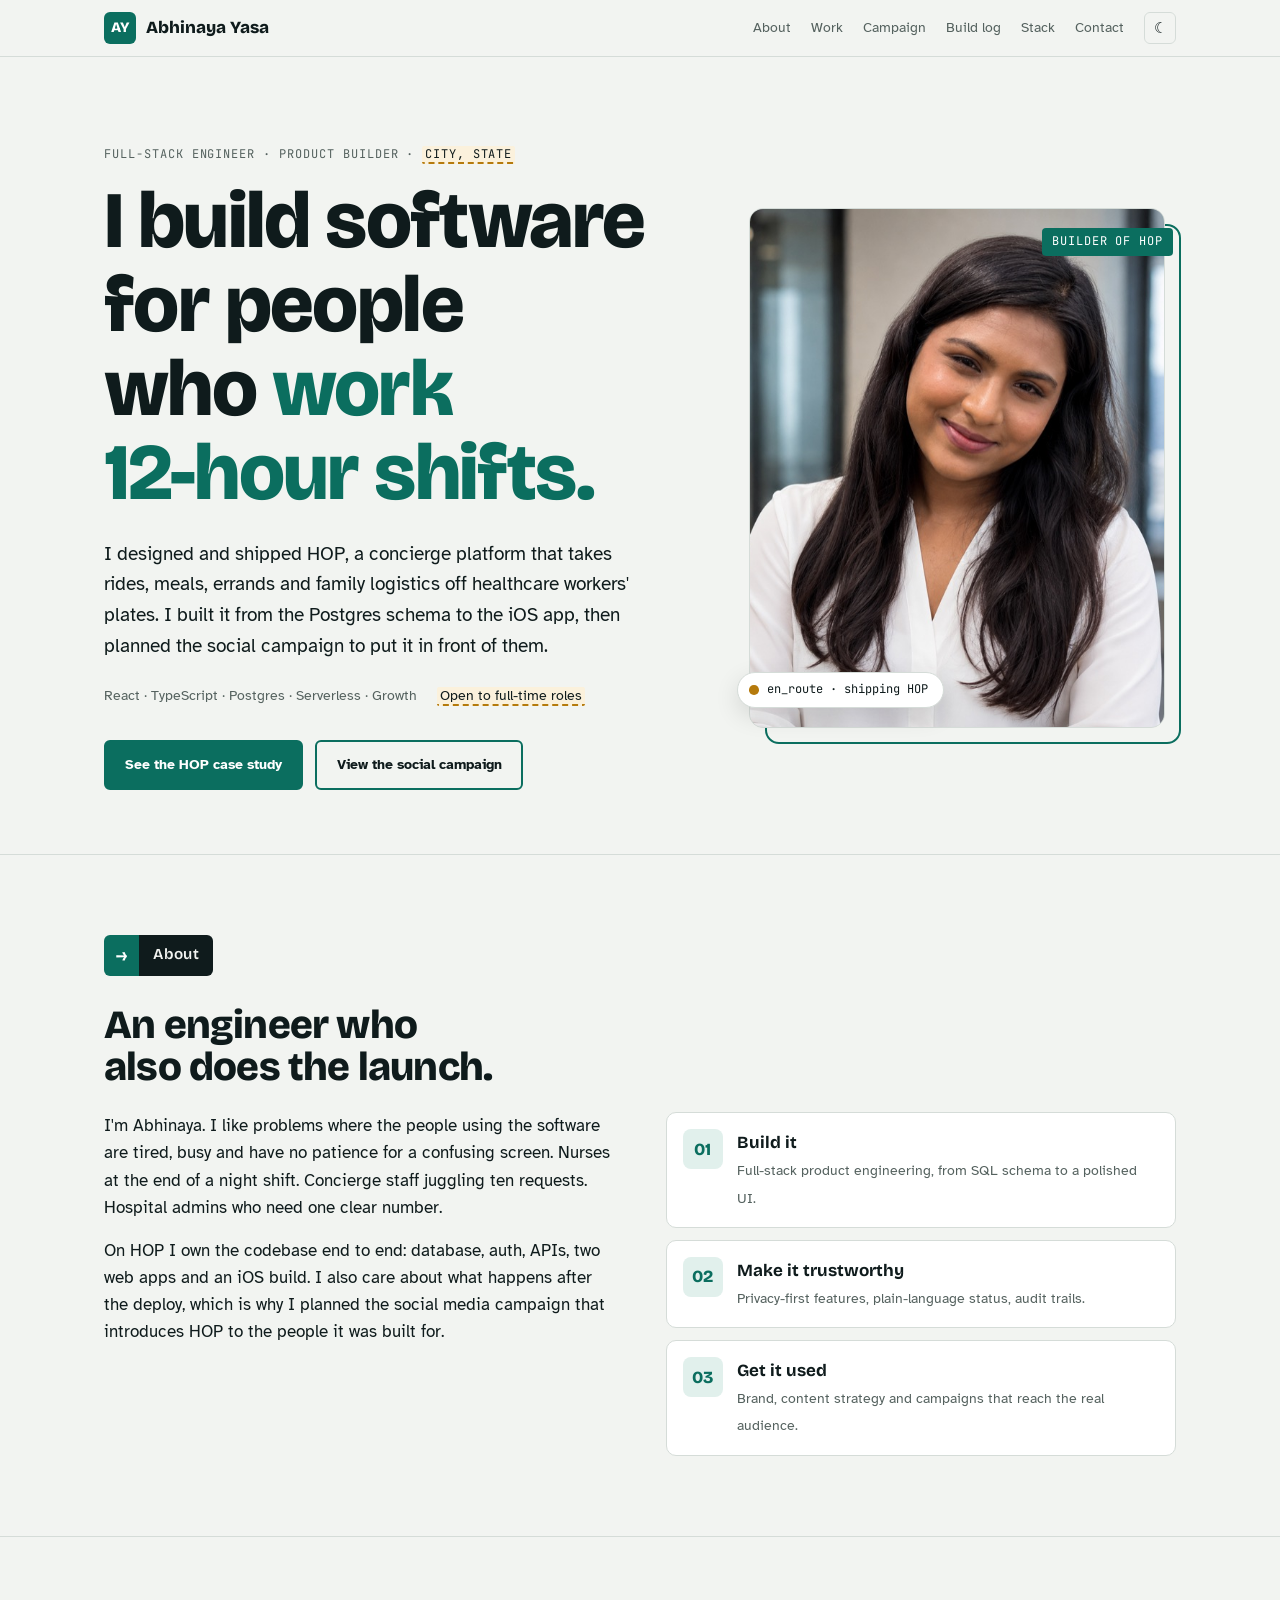
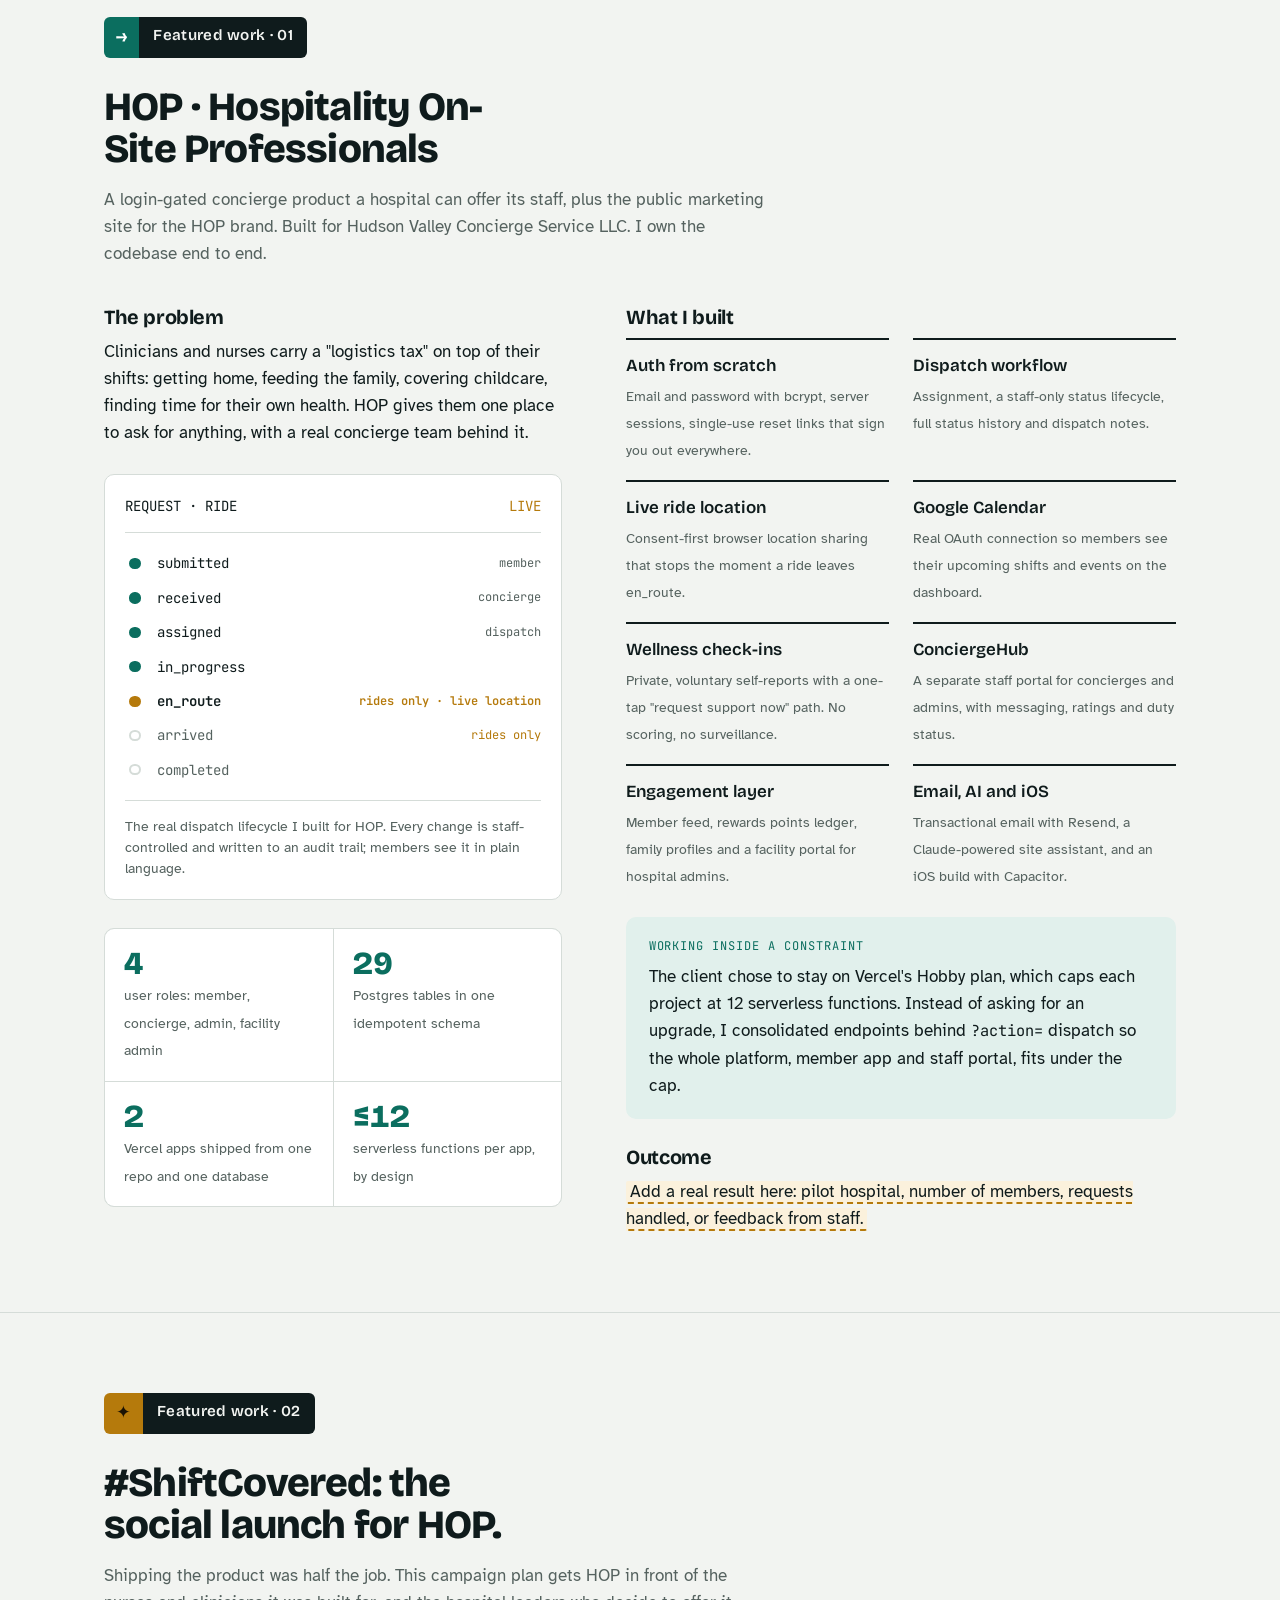
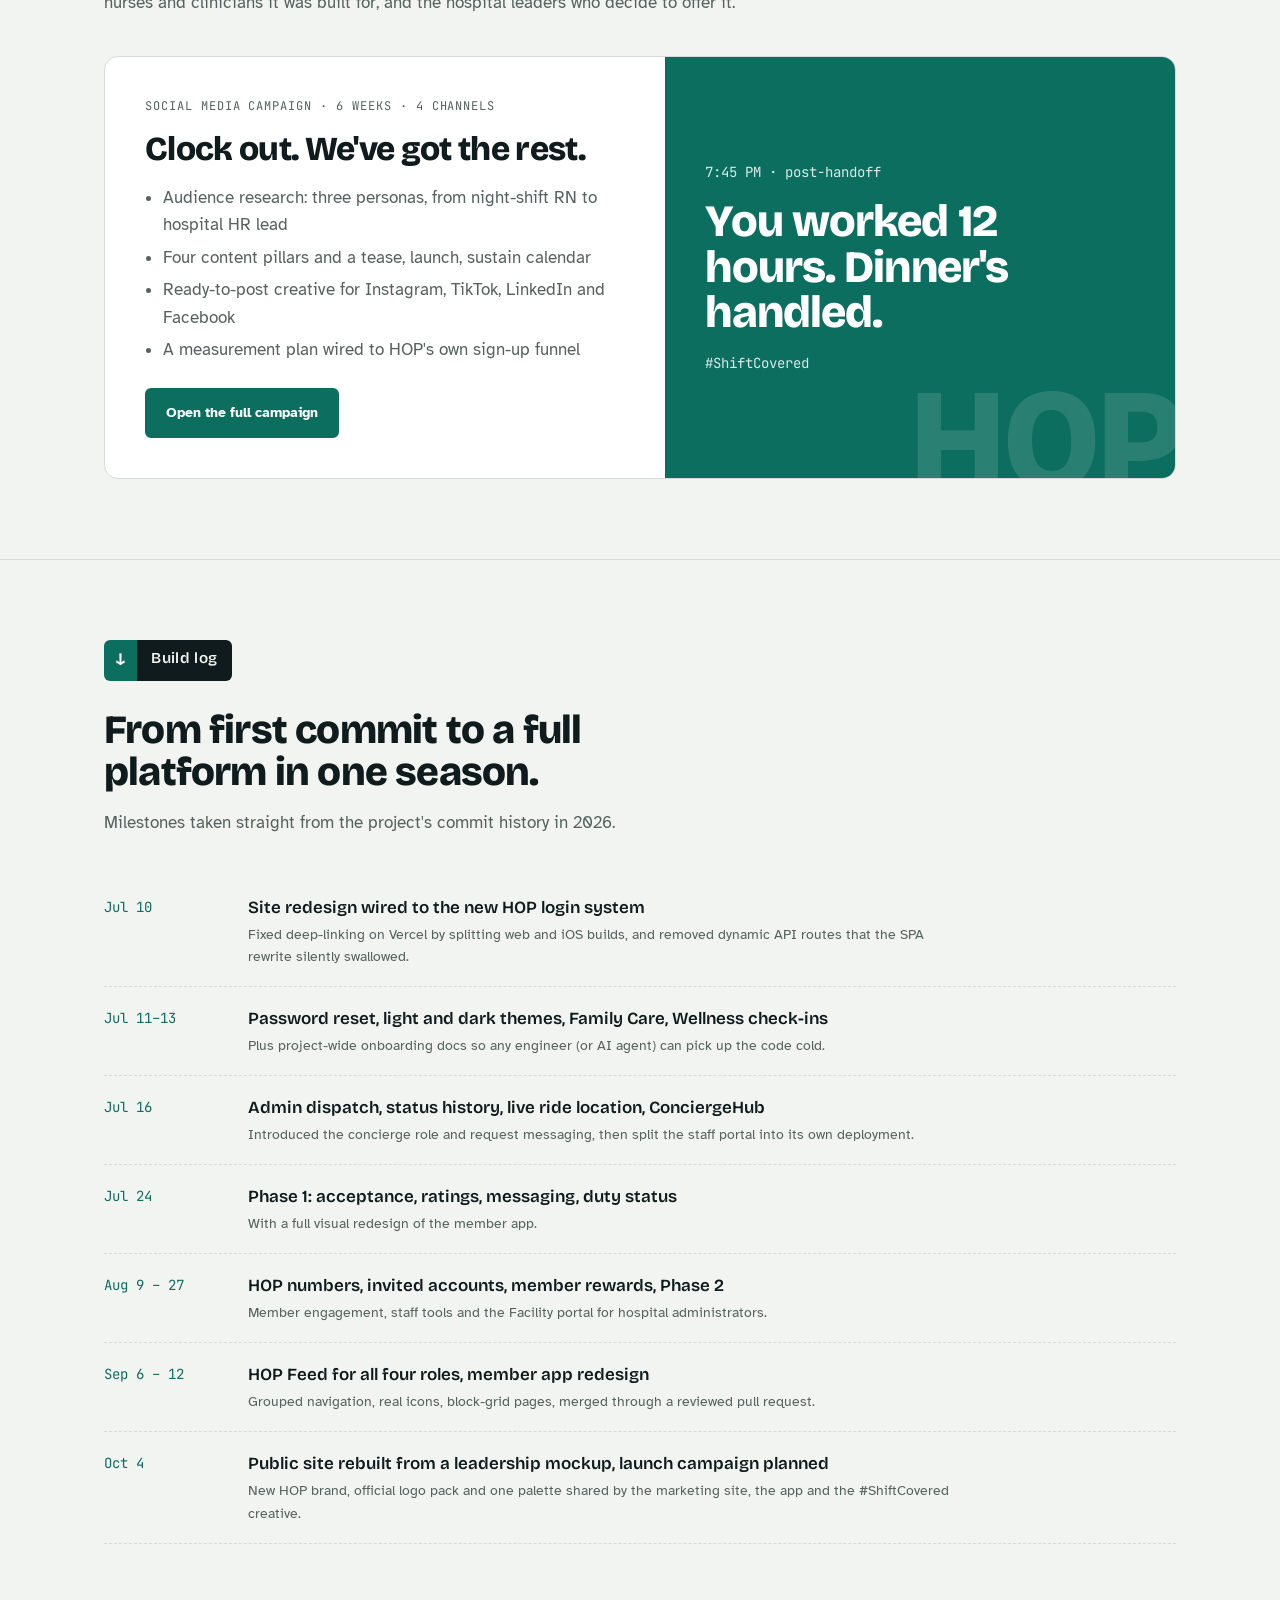
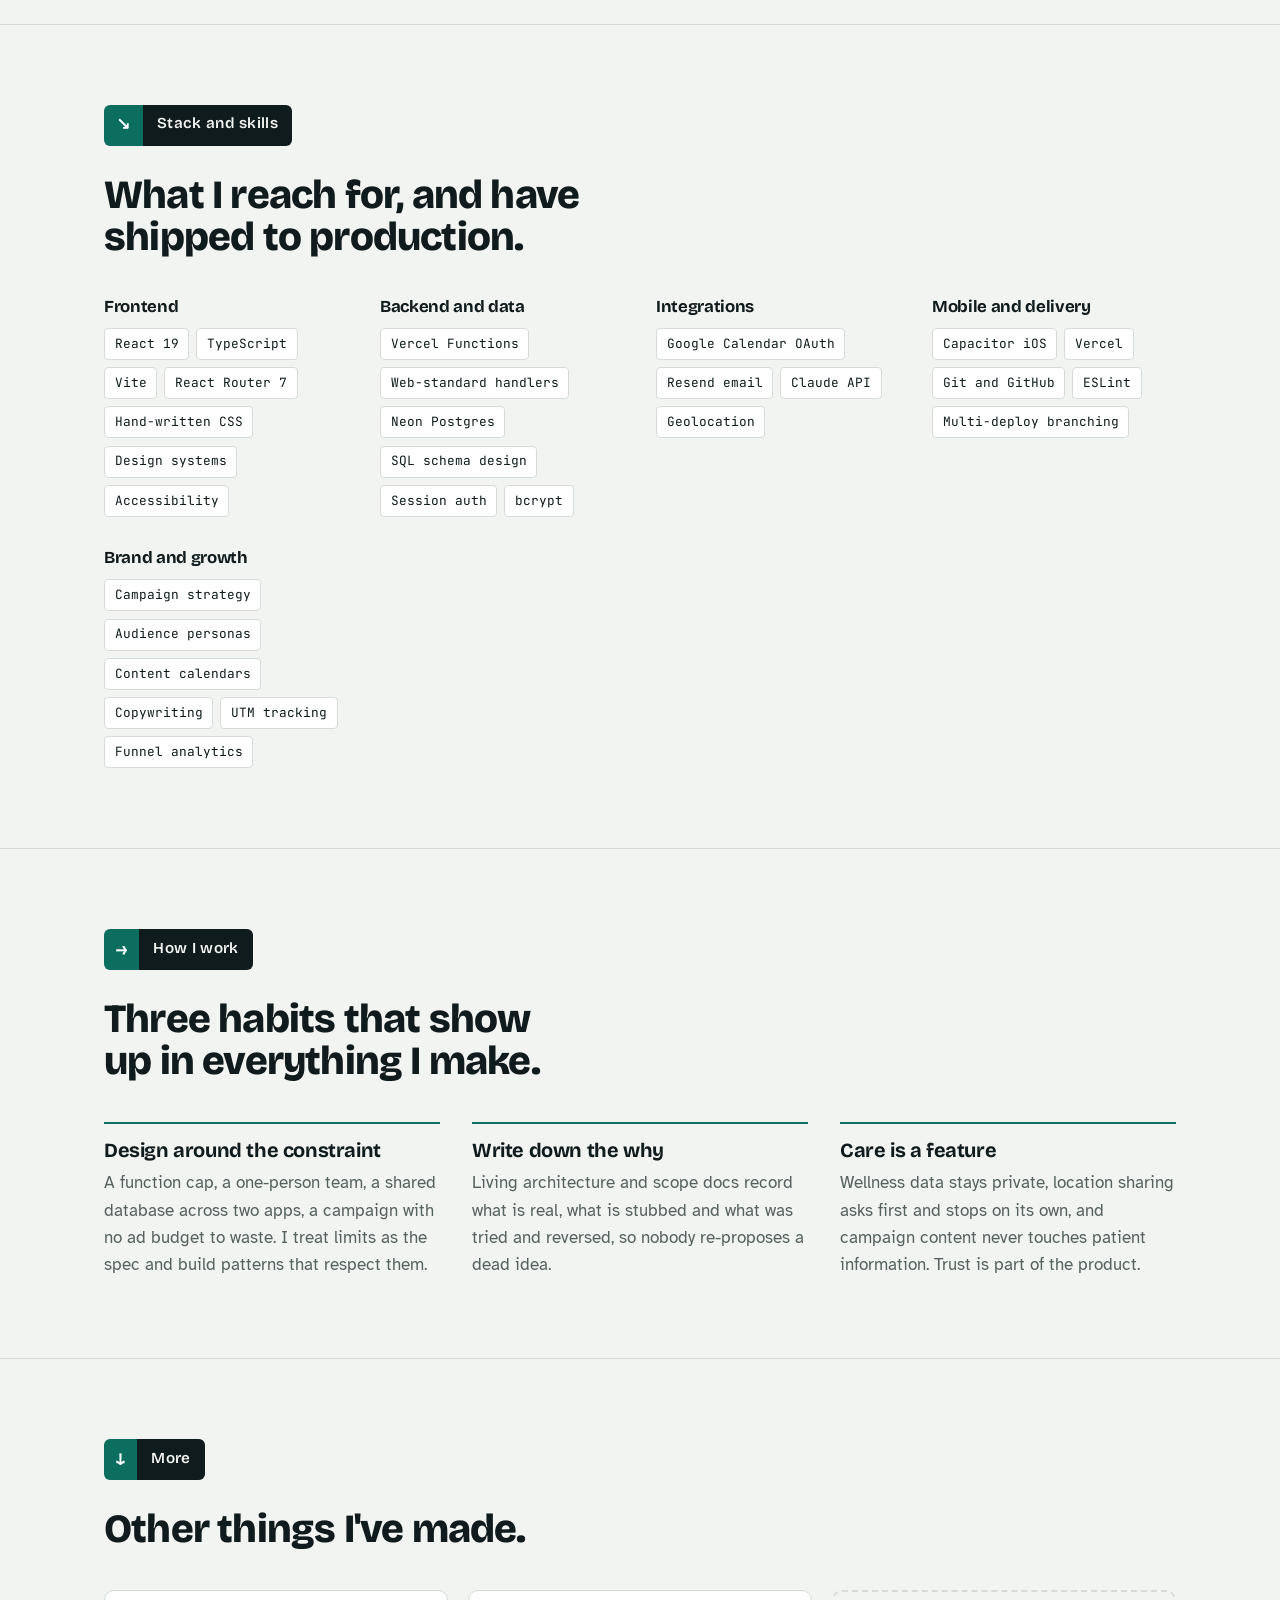
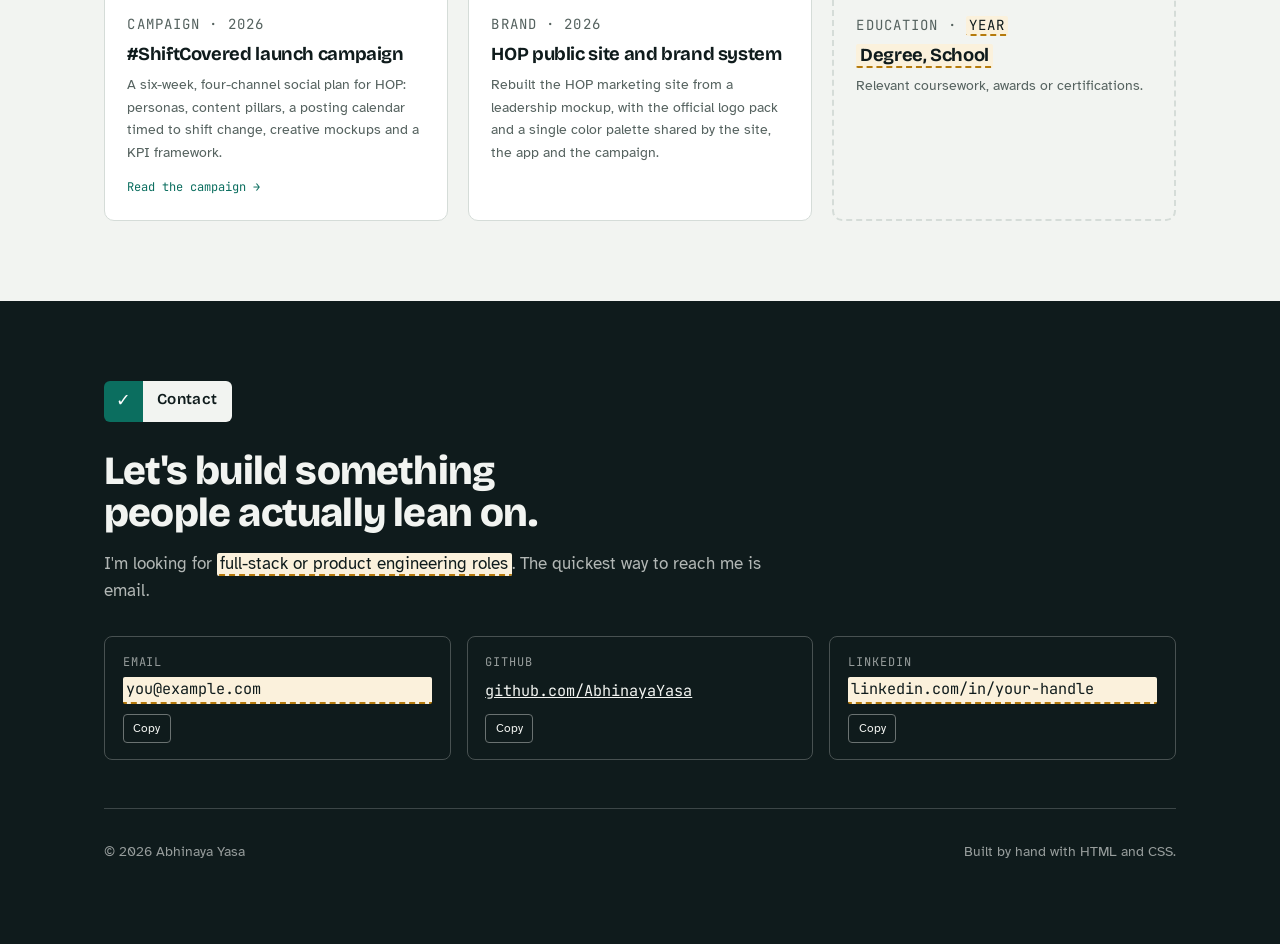
<file: index.html>
<!doctype html>
<html lang="en">
<head>
<meta charset="utf-8">
<meta name="viewport" content="width=device-width, initial-scale=1, viewport-fit=cover">
<title>Abhinaya Yasa · Full-stack Engineer</title>
<meta name="description" content="Abhinaya Yasa, full-stack engineer. Builder of HOP, a concierge platform for healthcare staff, and its #ShiftCovered social launch campaign.">
<meta property="og:title" content="Abhinaya Yasa · Full-stack Engineer">
<meta property="og:description" content="I build software for people who work 12-hour shifts.">
<meta property="og:image" content="assets/abhinaya.jpg">
<meta name="theme-color" content="#0B6E5F">
<link rel="icon" href="data:image/svg+xml,%3Csvg xmlns='http://www.w3.org/2000/svg' viewBox='0 0 32 32'%3E%3Crect width='32' height='32' rx='7' fill='%230B6E5F'/%3E%3Ctext x='16' y='21.5' font-family='Arial,sans-serif' font-weight='800' font-size='14' text-anchor='middle' fill='white'%3EAY%3C/text%3E%3C/svg%3E">
<link rel="preconnect" href="https://fonts.googleapis.com">
<link rel="preconnect" href="https://fonts.gstatic.com" crossorigin>
<link rel="stylesheet" href="https://fonts.googleapis.com/css2?family=Bricolage+Grotesque:opsz,wght@12..96,400;12..96,600;12..96,800&family=Atkinson+Hyperlegible:ital,wght@0,400;0,700;1,400&family=JetBrains+Mono:wght@400;600&display=swap">
<link rel="stylesheet" href="assets/style.css">
</head>
<body>
<a class="skip" href="#top">Skip to content</a>

<header class="top">
  <div class="wrap">
    <a class="mark" href="#top"><i>AY</i> Abhinaya Yasa</a>
    <nav aria-label="Sections">
      <a href="#about">About</a>
      <a href="#work">Work</a>
      <a href="#campaign">Campaign</a>
      <a href="#log">Build log</a>
      <a href="#stack">Stack</a>
      <a class="keep" href="#contact">Contact</a>
      <button class="theme-btn" type="button" aria-label="Toggle theme">☾</button>
    </nav>
  </div>
</header>

<main id="top">
  <div class="wrap hero">
    <div>
      <p class="label">Full-stack engineer · Product builder · <span class="ph">City, State</span></p>
      <h1>I build software for people who <span>work <span style="white-space:nowrap">12-hour</span> shifts.</span></h1>
      <p class="lede">I designed and shipped HOP, a concierge platform that takes rides, meals, errands and family logistics off healthcare workers' plates. I built it from the Postgres schema to the iOS app, then planned the social campaign to put it in front of them.</p>
      <div class="meta">
        <span>React · TypeScript · Postgres · Serverless · Growth</span>
        <span><span class="ph">Open to full-time roles</span></span>
      </div>
      <div class="cta">
        <a class="btn primary" href="#work">See the HOP case study</a>
        <a class="btn ghost" href="campaign.html">View the social campaign</a>
      </div>
    </div>

    <figure class="portrait">
      <div class="frame"><img src="assets/abhinaya.jpg" alt="Portrait of Abhinaya Yasa" width="900" height="720"></div>
      <figcaption>Builder of HOP</figcaption>
      <div class="status-pill"><span class="dot"></span>en_route · shipping HOP</div>
    </figure>
  </div>

  <section id="about">
    <div class="wrap">
      <div class="sign"><b>→</b><span>About</span></div>
      <h2 class="sec-title">An engineer who also does the launch.</h2>
      <div class="about">
        <div>
          <p>I'm Abhinaya. I like problems where the people using the software are tired, busy and have no patience for a confusing screen. Nurses at the end of a night shift. Concierge staff juggling ten requests. Hospital admins who need one clear number.</p>
          <p>On HOP I own the codebase end to end: database, auth, APIs, two web apps and an iOS build. I also care about what happens after the deploy, which is why I planned the social media campaign that introduces HOP to the people it was built for.</p>
        </div>
        <div class="roles">
          <div class="role"><i>01</i><div><b>Build it</b><span>Full-stack product engineering, from SQL schema to a polished UI.</span></div></div>
          <div class="role"><i>02</i><div><b>Make it trustworthy</b><span>Privacy-first features, plain-language status, audit trails.</span></div></div>
          <div class="role"><i>03</i><div><b>Get it used</b><span>Brand, content strategy and campaigns that reach the real audience.</span></div></div>
        </div>
      </div>
    </div>
  </section>

  <section id="work">
    <div class="wrap">
      <div class="sign"><b>→</b><span>Featured work · 01</span></div>
      <h2 class="sec-title">HOP · Hospitality On-Site Professionals</h2>
      <p class="sec-intro">A login-gated concierge product a hospital can offer its staff, plus the public marketing site for the HOP brand. Built for Hudson Valley Concierge Service LLC. I own the codebase end to end.</p>

      <div class="case">
        <div class="col">
          <div>
            <h3>The problem</h3>
            <p>Clinicians and nurses carry a "logistics tax" on top of their shifts: getting home, feeding the family, covering childcare, finding time for their own health. HOP gives them one place to ask for anything, with a real concierge team behind it.</p>
          </div>
          <aside class="board" aria-label="HOP request lifecycle">
            <header><span>REQUEST · RIDE</span><span style="color:var(--amber)">LIVE</span></header>
            <ol>
              <li class="done"><span class="dot"></span>submitted<small>member</small></li>
              <li class="done"><span class="dot"></span>received<small>concierge</small></li>
              <li class="done"><span class="dot"></span>assigned<small>dispatch</small></li>
              <li class="done"><span class="dot"></span>in_progress<small></small></li>
              <li class="now rides"><span class="dot"></span>en_route<small>rides only · live location</small></li>
              <li class="rides"><span class="dot"></span>arrived<small>rides only</small></li>
              <li><span class="dot"></span>completed<small></small></li>
            </ol>
            <footer>The real dispatch lifecycle I built for HOP. Every change is staff-controlled and written to an audit trail; members see it in plain language.</footer>
          </aside>
          <div class="facts" role="list">
            <div role="listitem"><strong>4</strong><span>user roles: member, concierge, admin, facility admin</span></div>
            <div role="listitem"><strong>29</strong><span>Postgres tables in one idempotent schema</span></div>
            <div role="listitem"><strong>2</strong><span>Vercel apps shipped from one repo and one database</span></div>
            <div role="listitem"><strong>≤12</strong><span>serverless functions per app, by design</span></div>
          </div>
        </div>

        <div class="col">
          <div>
            <h3>What I built</h3>
            <ul class="features">
              <li><b>Auth from scratch</b><span>Email and password with bcrypt, server sessions, single-use reset links that sign you out everywhere.</span></li>
              <li><b>Dispatch workflow</b><span>Assignment, a staff-only status lifecycle, full status history and dispatch notes.</span></li>
              <li><b>Live ride location</b><span>Consent-first browser location sharing that stops the moment a ride leaves en_route.</span></li>
              <li><b>Google Calendar</b><span>Real OAuth connection so members see their upcoming shifts and events on the dashboard.</span></li>
              <li><b>Wellness check-ins</b><span>Private, voluntary self-reports with a one-tap "request support now" path. No scoring, no surveillance.</span></li>
              <li><b>ConciergeHub</b><span>A separate staff portal for concierges and admins, with messaging, ratings and duty status.</span></li>
              <li><b>Engagement layer</b><span>Member feed, rewards points ledger, family profiles and a facility portal for hospital admins.</span></li>
              <li><b>Email, AI and iOS</b><span>Transactional email with Resend, a Claude-powered site assistant, and an iOS build with Capacitor.</span></li>
            </ul>
          </div>
          <div class="constraint">
            <p class="label">Working inside a constraint</p>
            <p>The client chose to stay on Vercel's Hobby plan, which caps each project at 12 serverless functions. Instead of asking for an upgrade, I consolidated endpoints behind <code>?action=</code> dispatch so the whole platform, member app and staff portal, fits under the cap.</p>
          </div>
          <div>
            <h3>Outcome</h3>
            <p><span class="ph">Add a real result here: pilot hospital, number of members, requests handled, or feedback from staff.</span></p>
          </div>
        </div>
      </div>
    </div>
  </section>

  <section id="campaign">
    <div class="wrap">
      <div class="sign amber"><b>✦</b><span>Featured work · 02</span></div>
      <h2 class="sec-title">#ShiftCovered: the social launch for HOP.</h2>
      <p class="sec-intro">Shipping the product was half the job. This campaign plan gets HOP in front of the nurses and clinicians it was built for, and the hospital leaders who decide to offer it.</p>

      <div class="teaser">
        <div class="copy">
          <p class="label">Social media campaign · 6 weeks · 4 channels</p>
          <h3>Clock out. We've got the rest.</h3>
          <ul>
            <li>Audience research: three personas, from night-shift RN to hospital HR lead</li>
            <li>Four content pillars and a tease, launch, sustain calendar</li>
            <li>Ready-to-post creative for Instagram, TikTok, LinkedIn and Facebook</li>
            <li>A measurement plan wired to HOP's own sign-up funnel</li>
          </ul>
          <div class="cta" style="margin-top:0.5rem">
            <a class="btn primary" href="campaign.html">Open the full campaign</a>
          </div>
        </div>
        <div class="visual" aria-hidden="true">
          <span class="tag">7:45 PM · post-handoff</span>
          <span class="big">You worked 12 hours. Dinner's handled.</span>
          <span class="tag">#ShiftCovered</span>
        </div>
      </div>
    </div>
  </section>

  <section id="log">
    <div class="wrap">
      <div class="sign"><b>↓</b><span>Build log</span></div>
      <h2 class="sec-title">From first commit to a full platform in one season.</h2>
      <p class="sec-intro">Milestones taken straight from the project's commit history in 2026.</p>
      <div class="log">
        <div class="log-row"><time>Jul 10</time><div><b>Site redesign wired to the new HOP login system</b><p>Fixed deep-linking on Vercel by splitting web and iOS builds, and removed dynamic API routes that the SPA rewrite silently swallowed.</p></div></div>
        <div class="log-row"><time>Jul 11–13</time><div><b>Password reset, light and dark themes, Family Care, Wellness check-ins</b><p>Plus project-wide onboarding docs so any engineer (or AI agent) can pick up the code cold.</p></div></div>
        <div class="log-row"><time>Jul 16</time><div><b>Admin dispatch, status history, live ride location, ConciergeHub</b><p>Introduced the concierge role and request messaging, then split the staff portal into its own deployment.</p></div></div>
        <div class="log-row"><time>Jul 24</time><div><b>Phase 1: acceptance, ratings, messaging, duty status</b><p>With a full visual redesign of the member app.</p></div></div>
        <div class="log-row"><time>Aug 9 – 27</time><div><b>HOP numbers, invited accounts, member rewards, Phase 2</b><p>Member engagement, staff tools and the Facility portal for hospital administrators.</p></div></div>
        <div class="log-row"><time>Sep 6 – 12</time><div><b>HOP Feed for all four roles, member app redesign</b><p>Grouped navigation, real icons, block-grid pages, merged through a reviewed pull request.</p></div></div>
        <div class="log-row"><time>Oct 4</time><div><b>Public site rebuilt from a leadership mockup, launch campaign planned</b><p>New HOP brand, official logo pack and one palette shared by the marketing site, the app and the #ShiftCovered creative.</p></div></div>
      </div>
    </div>
  </section>

  <section id="stack">
    <div class="wrap">
      <div class="sign"><b>↘</b><span>Stack and skills</span></div>
      <h2 class="sec-title">What I reach for, and have shipped to production.</h2>
      <div class="skills">
        <div><h3>Frontend</h3><div class="chips"><span>React 19</span><span>TypeScript</span><span>Vite</span><span>React Router 7</span><span>Hand-written CSS</span><span>Design systems</span><span>Accessibility</span></div></div>
        <div><h3>Backend and data</h3><div class="chips"><span>Vercel Functions</span><span>Web-standard handlers</span><span>Neon Postgres</span><span>SQL schema design</span><span>Session auth</span><span>bcrypt</span></div></div>
        <div><h3>Integrations</h3><div class="chips"><span>Google Calendar OAuth</span><span>Resend email</span><span>Claude API</span><span>Geolocation</span></div></div>
        <div><h3>Mobile and delivery</h3><div class="chips"><span>Capacitor iOS</span><span>Vercel</span><span>Git and GitHub</span><span>ESLint</span><span>Multi-deploy branching</span></div></div>
        <div><h3>Brand and growth</h3><div class="chips"><span>Campaign strategy</span><span>Audience personas</span><span>Content calendars</span><span>Copywriting</span><span>UTM tracking</span><span>Funnel analytics</span></div></div>
      </div>
    </div>
  </section>

  <section id="approach">
    <div class="wrap">
      <div class="sign"><b>→</b><span>How I work</span></div>
      <h2 class="sec-title">Three habits that show up in everything I make.</h2>
      <div class="principles">
        <div><h3>Design around the constraint</h3><p>A function cap, a one-person team, a shared database across two apps, a campaign with no ad budget to waste. I treat limits as the spec and build patterns that respect them.</p></div>
        <div><h3>Write down the why</h3><p>Living architecture and scope docs record what is real, what is stubbed and what was tried and reversed, so nobody re-proposes a dead idea.</p></div>
        <div><h3>Care is a feature</h3><p>Wellness data stays private, location sharing asks first and stops on its own, and campaign content never touches patient information. Trust is part of the product.</p></div>
      </div>
    </div>
  </section>

  <section id="more">
    <div class="wrap">
      <div class="sign"><b>↓</b><span>More</span></div>
      <h2 class="sec-title">Other things I've made.</h2>
      <div class="more">
        <a class="card" href="campaign.html"><p class="label">Campaign · 2026</p><h3>#ShiftCovered launch campaign</h3><p>A six-week, four-channel social plan for HOP: personas, content pillars, a posting calendar timed to shift change, creative mockups and a KPI framework.</p><span class="go">Read the campaign →</span></a>
        <article class="card"><p class="label">Brand · 2026</p><h3>HOP public site and brand system</h3><p>Rebuilt the HOP marketing site from a leadership mockup, with the official logo pack and a single color palette shared by the site, the app and the campaign.</p></article>
        <article class="card draft"><p class="label">Education · <span class="ph">Year</span></p><h3><span class="ph">Degree, School</span></h3><p>Relevant coursework, awards or certifications.</p></article>
      </div>
    </div>
  </section>

  <section id="contact" class="contact">
    <div class="wrap">
      <div class="sign"><b>✓</b><span>Contact</span></div>
      <h2 class="sec-title">Let's build something people actually lean on.</h2>
      <p class="sec-intro">I'm looking for <span class="ph">full-stack or product engineering roles</span>. The quickest way to reach me is email.</p>
      <div class="contact-grid">
        <div class="contact-item"><span class="label">Email</span><code id="c-email" class="ph">you@example.com</code><button type="button" data-copy="c-email">Copy</button></div>
        <div class="contact-item"><span class="label">GitHub</span><a href="https://github.com/AbhinayaYasa"><code id="c-gh">github.com/AbhinayaYasa</code></a><button type="button" data-copy="c-gh">Copy</button></div>
        <div class="contact-item"><span class="label">LinkedIn</span><code id="c-li" class="ph">linkedin.com/in/your-handle</code><button type="button" data-copy="c-li">Copy</button></div>
      </div>
      <div class="foot"><span>© <span id="year">2026</span> Abhinaya Yasa</span><span>Built by hand with HTML and CSS.</span></div>
    </div>
  </section>
</main>

<script src="assets/site.js"></script>
</body>
</html>
</file>
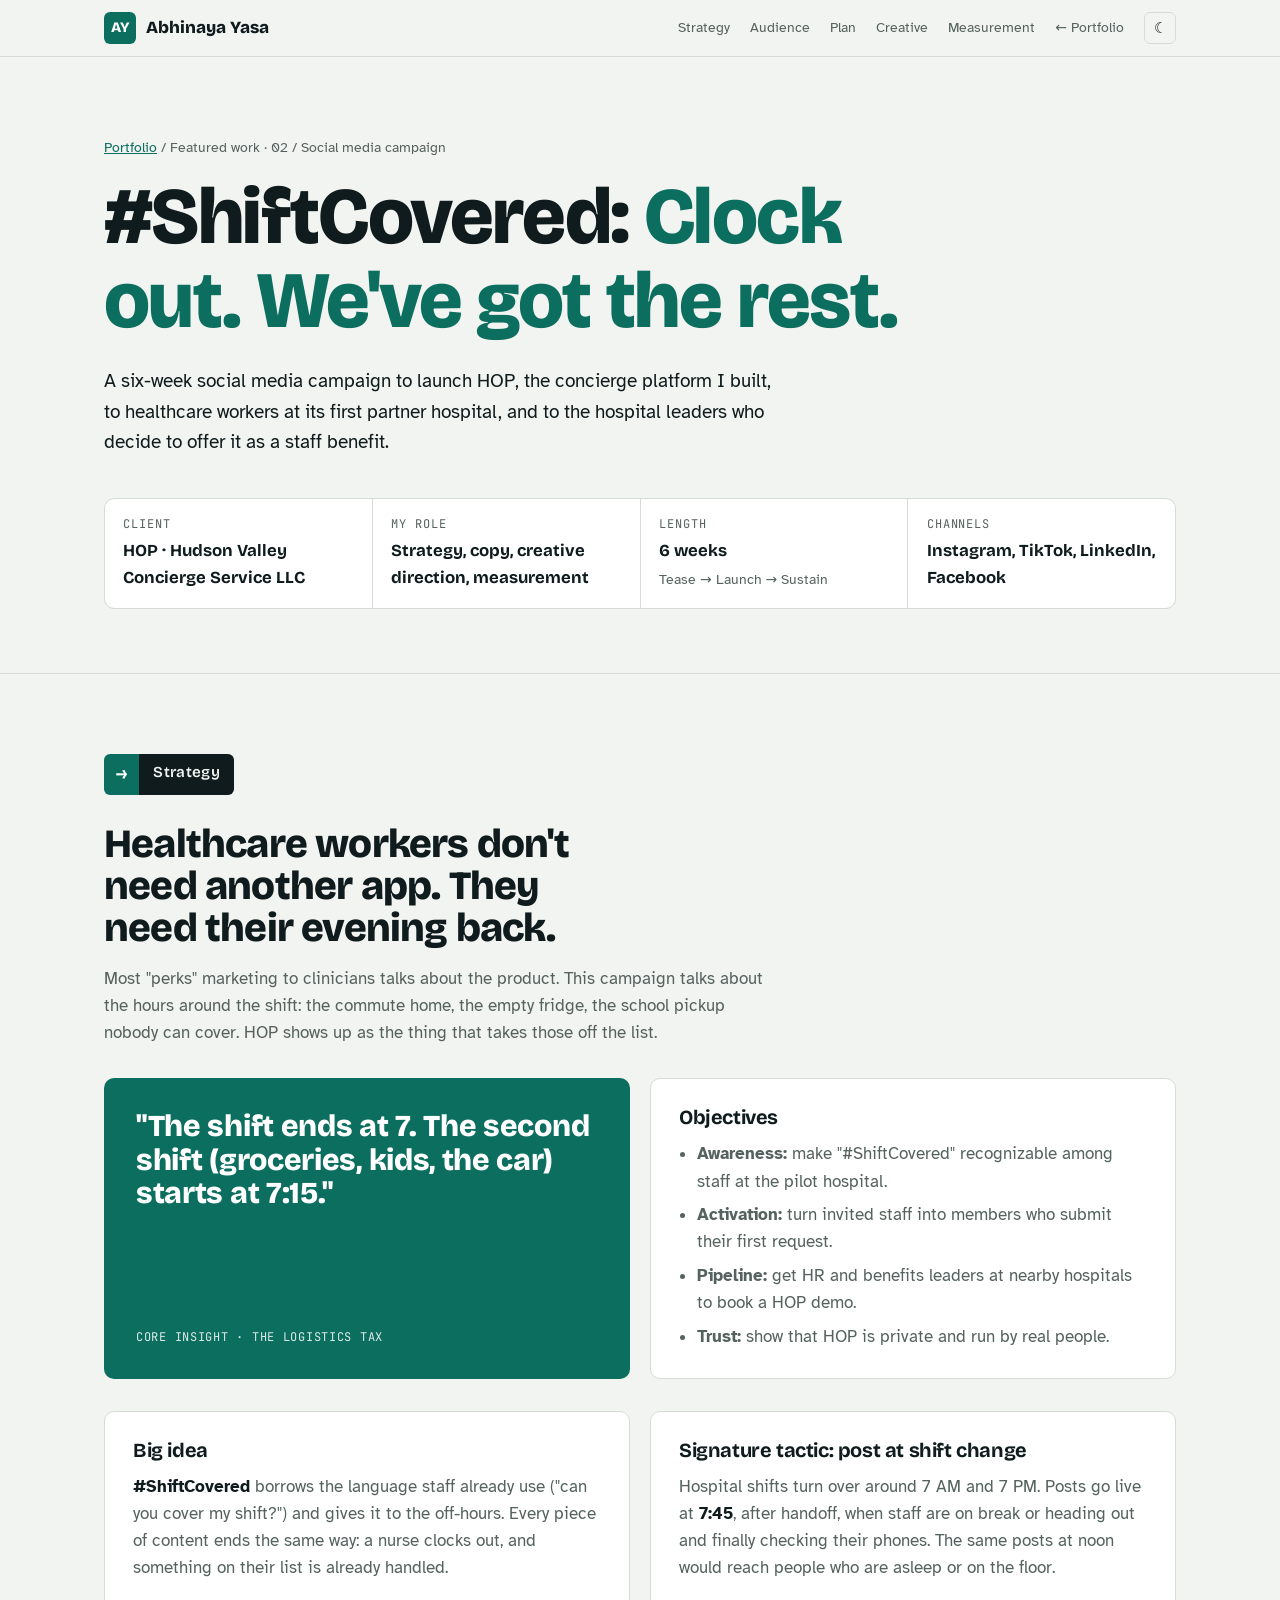
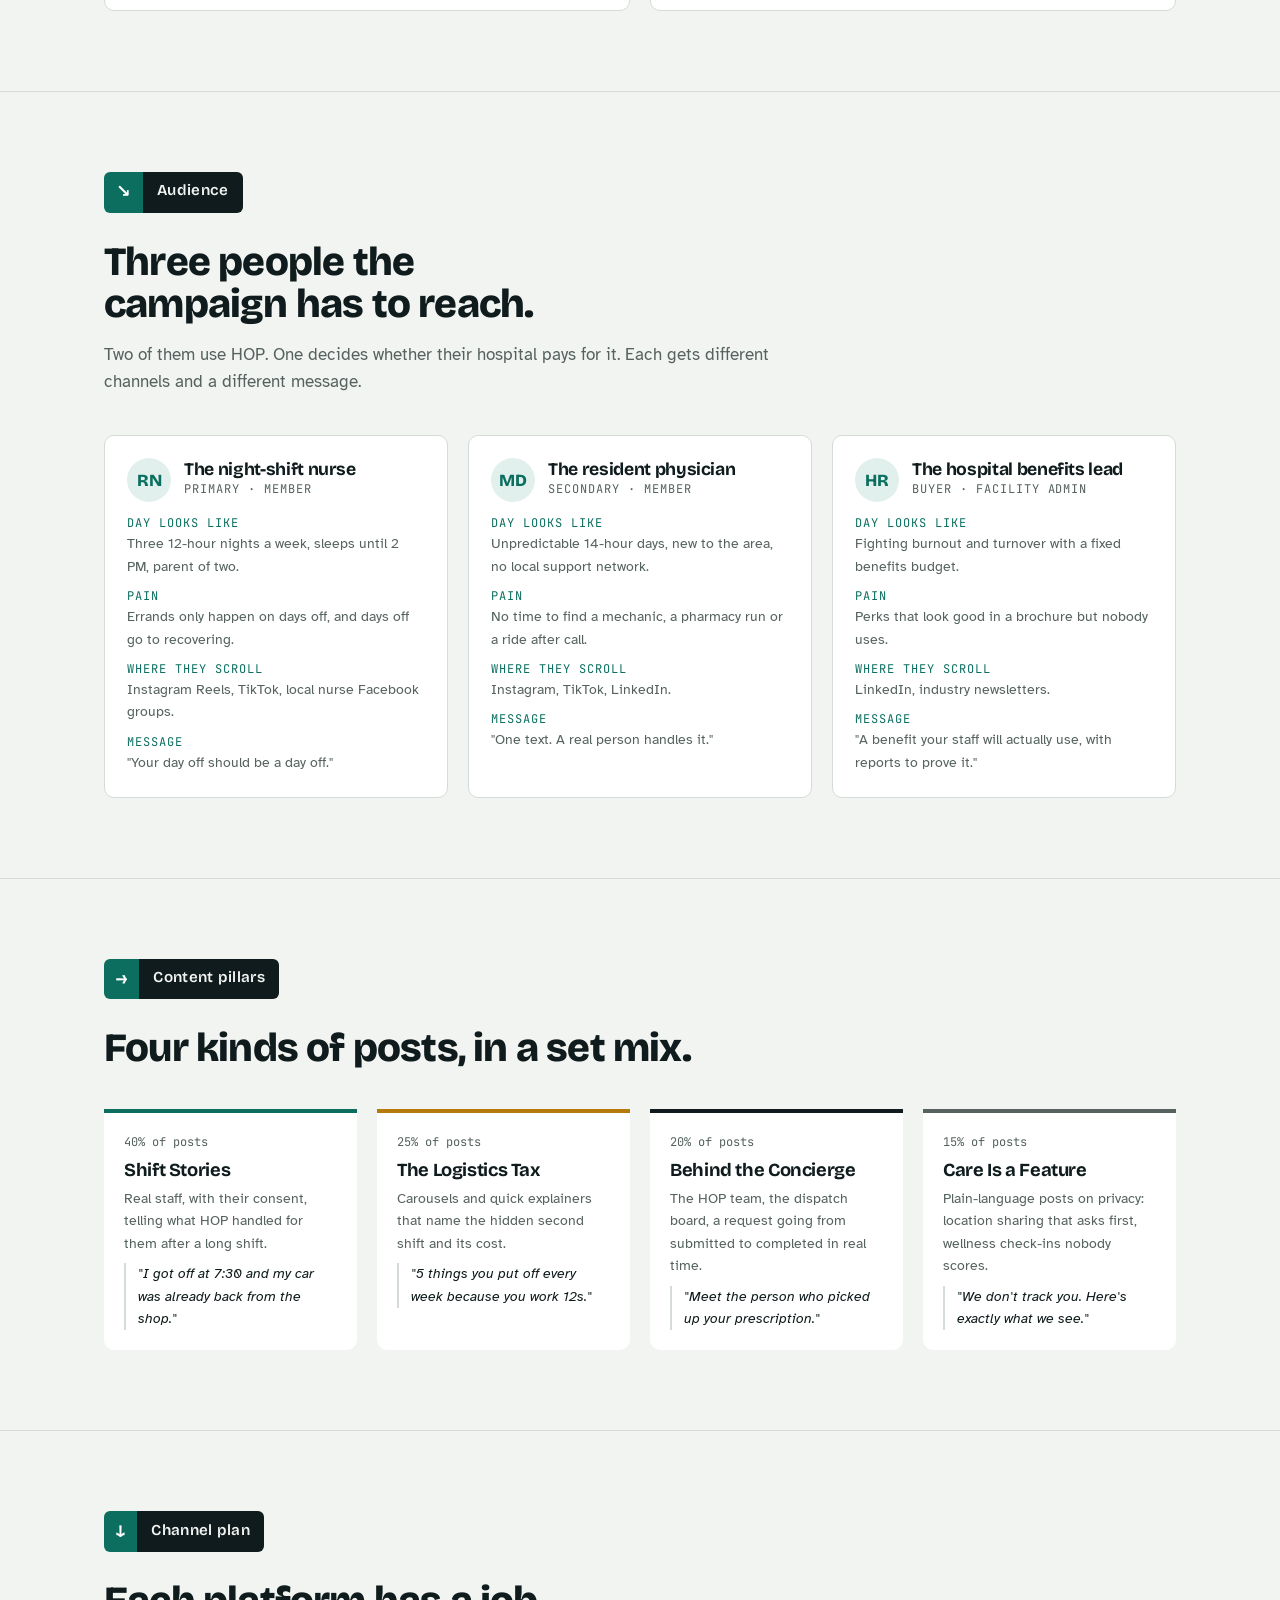
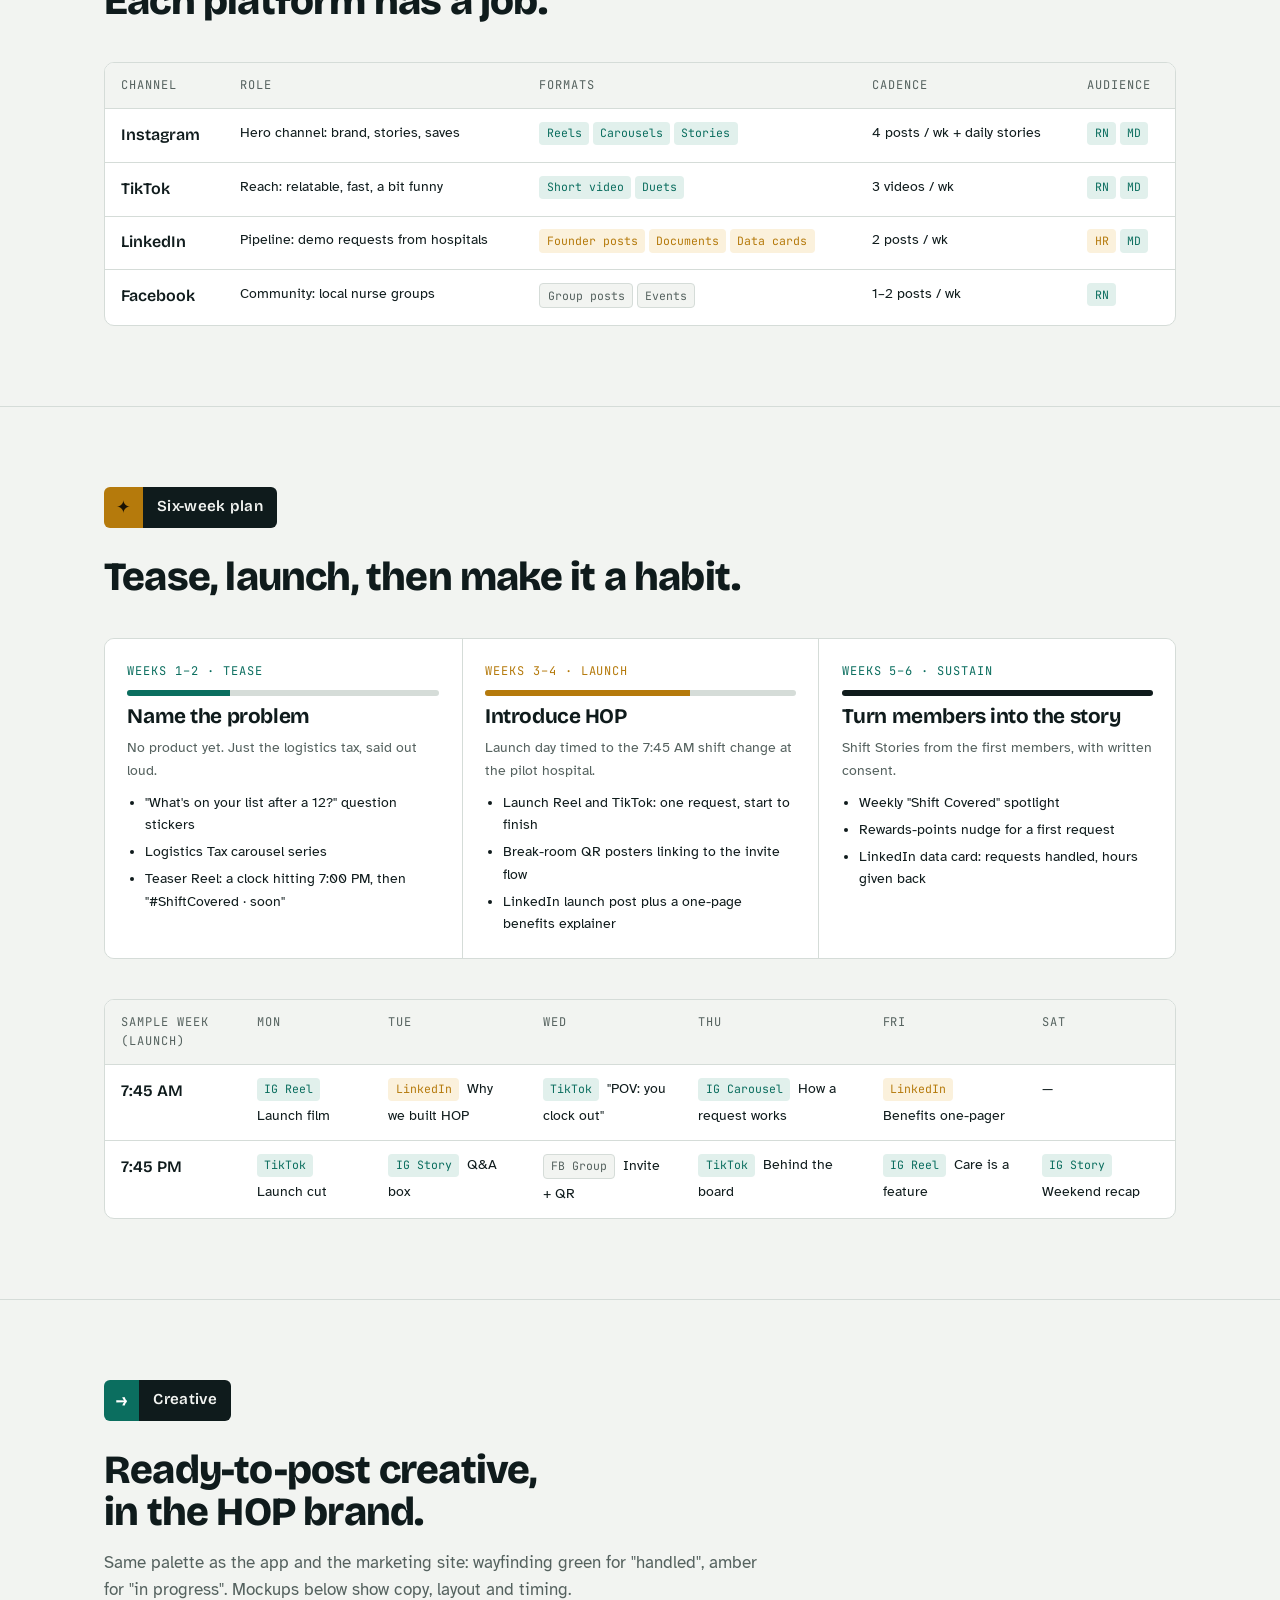
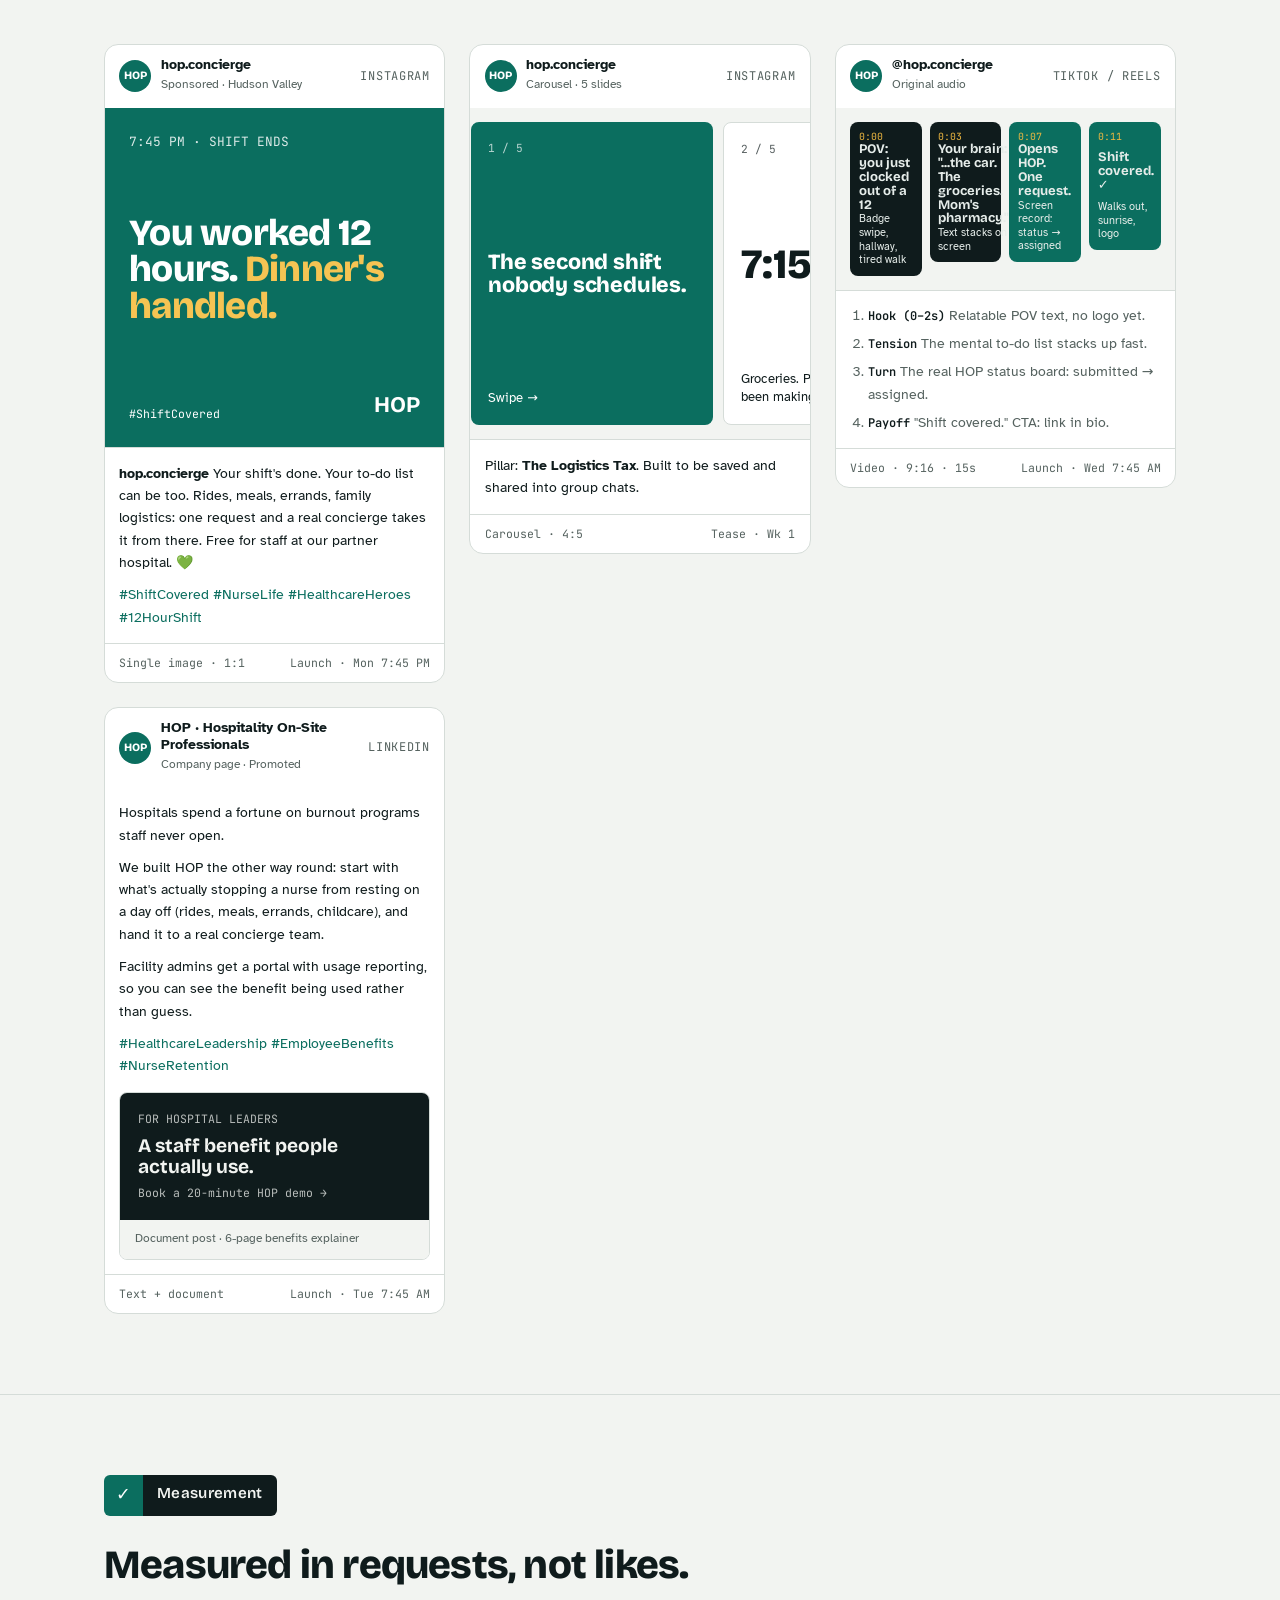
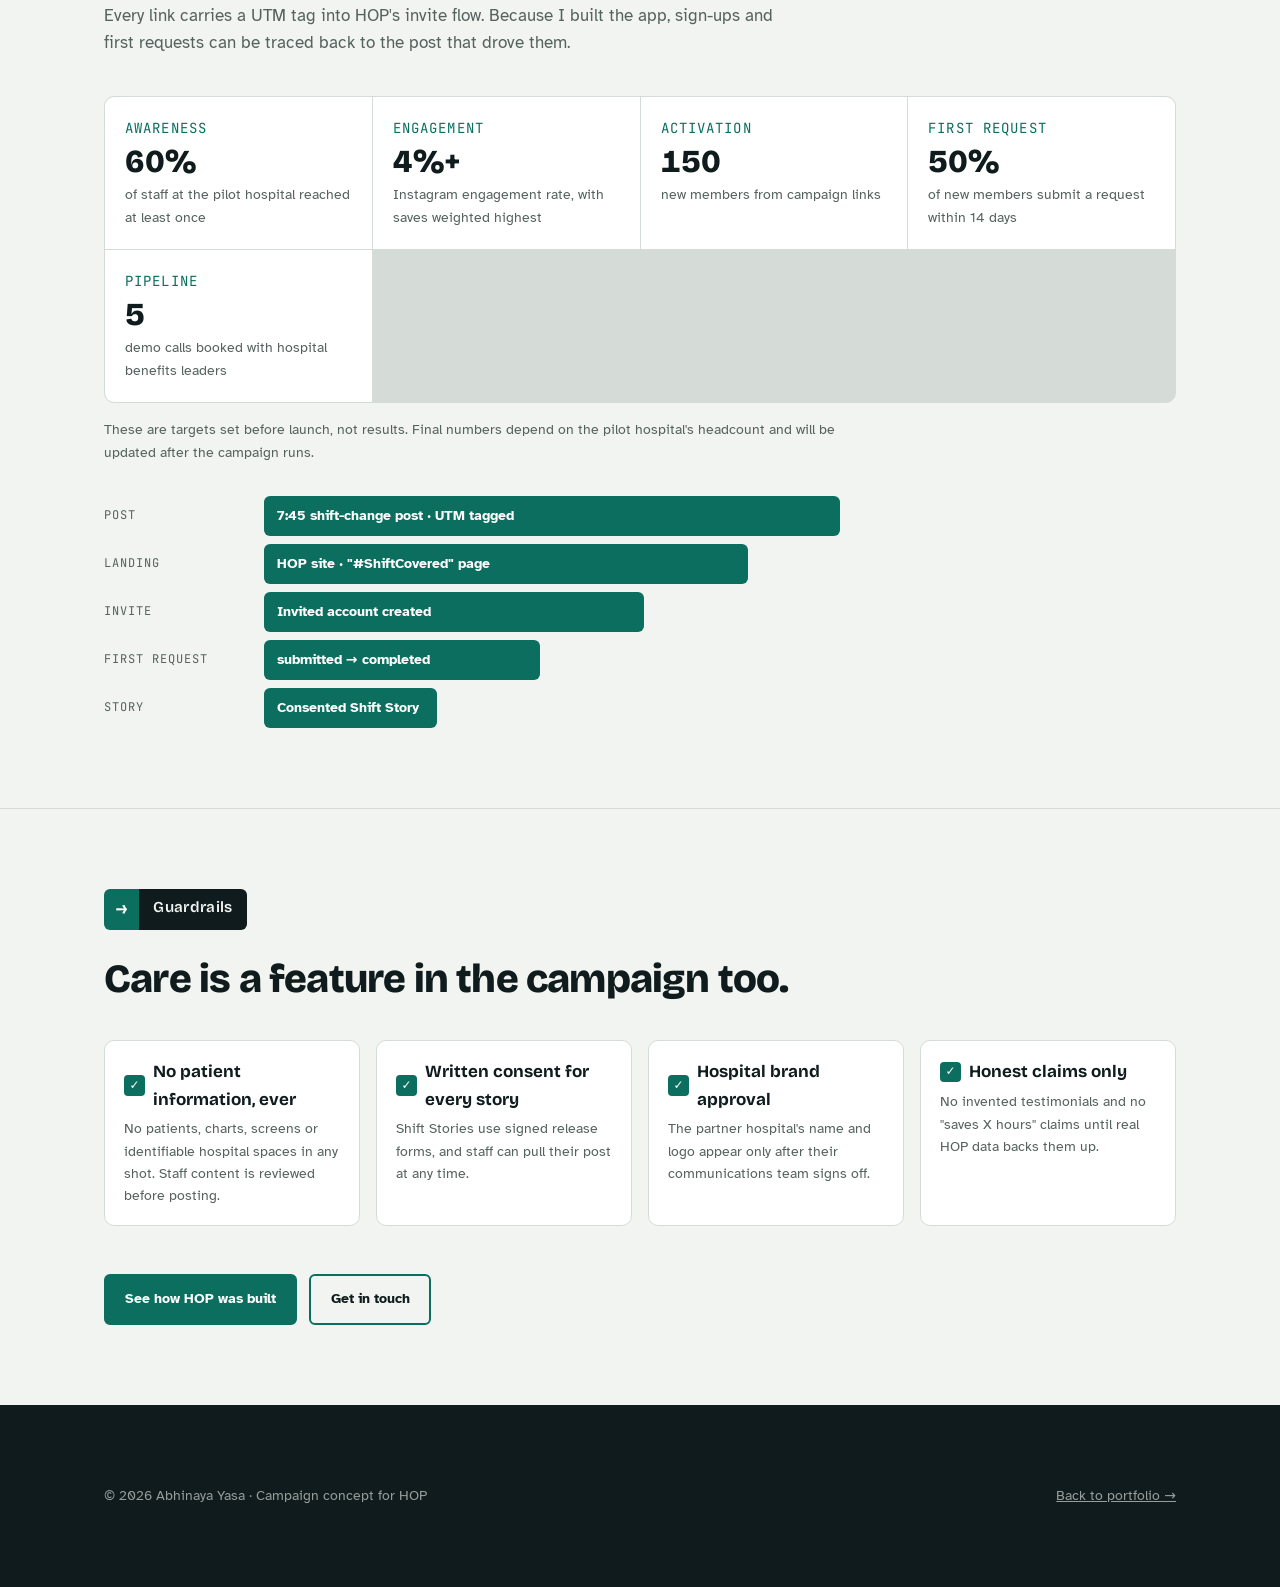
<file: campaign.html>
<!doctype html>
<html lang="en">
<head>
<meta charset="utf-8">
<meta name="viewport" content="width=device-width, initial-scale=1, viewport-fit=cover">
<title>#ShiftCovered · HOP Social Campaign</title>
<meta name="description" content="#ShiftCovered: a six-week social media launch campaign for HOP, the concierge platform for healthcare workers. Strategy, personas, calendar, creative and KPIs by Abhinaya Yasa.">
<meta property="og:title" content="#ShiftCovered · HOP Social Campaign">
<meta property="og:description" content="Clock out. We've got the rest. A social launch plan for HOP by Abhinaya Yasa.">
<meta name="theme-color" content="#0B6E5F">
<link rel="icon" href="data:image/svg+xml,%3Csvg xmlns='http://www.w3.org/2000/svg' viewBox='0 0 32 32'%3E%3Crect width='32' height='32' rx='7' fill='%230B6E5F'/%3E%3Ctext x='16' y='21.5' font-family='Arial,sans-serif' font-weight='800' font-size='14' text-anchor='middle' fill='white'%3EAY%3C/text%3E%3C/svg%3E">
<link rel="preconnect" href="https://fonts.googleapis.com">
<link rel="preconnect" href="https://fonts.gstatic.com" crossorigin>
<link rel="stylesheet" href="https://fonts.googleapis.com/css2?family=Bricolage+Grotesque:opsz,wght@12..96,400;12..96,600;12..96,800&family=Atkinson+Hyperlegible:ital,wght@0,400;0,700;1,400&family=JetBrains+Mono:wght@400;600&display=swap">
<link rel="stylesheet" href="assets/style.css">
</head>
<body>
<a class="skip" href="#top">Skip to content</a>

<header class="top">
  <div class="wrap">
    <a class="mark" href="index.html"><i>AY</i> Abhinaya Yasa</a>
    <nav aria-label="Campaign sections">
      <a href="#strategy">Strategy</a>
      <a href="#audience">Audience</a>
      <a href="#plan">Plan</a>
      <a href="#creative">Creative</a>
      <a href="#measure">Measurement</a>
      <a class="keep" href="index.html">← Portfolio</a>
      <button class="theme-btn" type="button" aria-label="Toggle theme">☾</button>
    </nav>
  </div>
</header>

<main id="top">
  <div class="wrap c-hero">
    <p class="crumb"><a href="index.html">Portfolio</a> / Featured work · 02 / Social media campaign</p>
    <h1>#ShiftCovered: <span>Clock out. We've got the rest.</span></h1>
    <p class="lede">A six-week social media campaign to launch HOP, the concierge platform I built, to healthcare workers at its first partner hospital, and to the hospital leaders who decide to offer it as a staff benefit.</p>

    <div class="brief">
      <div><span class="label">Client</span><b>HOP · Hudson Valley Concierge Service LLC</b></div>
      <div><span class="label">My role</span><b>Strategy, copy, creative direction, measurement</b></div>
      <div><span class="label">Length</span><b>6 weeks</b><span>Tease → Launch → Sustain</span></div>
      <div><span class="label">Channels</span><b>Instagram, TikTok, LinkedIn, Facebook</b></div>
    </div>
  </div>

  <section id="strategy">
    <div class="wrap">
      <div class="sign"><b>→</b><span>Strategy</span></div>
      <h2 class="sec-title">Healthcare workers don't need another app. They need their evening back.</h2>
      <p class="sec-intro">Most "perks" marketing to clinicians talks about the product. This campaign talks about the hours around the shift: the commute home, the empty fridge, the school pickup nobody can cover. HOP shows up as the thing that takes those off the list.</p>

      <div class="insight">
        <div class="quote">
          <p>"The shift ends at 7. The second shift (groceries, kids, the car) starts at 7:15."</p>
          <small>Core insight · the logistics tax</small>
        </div>
        <div class="panel">
          <h3>Objectives</h3>
          <ul>
            <li><b>Awareness:</b> make "#ShiftCovered" recognizable among staff at the pilot hospital.</li>
            <li><b>Activation:</b> turn invited staff into members who submit their first request.</li>
            <li><b>Pipeline:</b> get HR and benefits leaders at nearby hospitals to book a HOP demo.</li>
            <li><b>Trust:</b> show that HOP is private and run by real people.</li>
          </ul>
        </div>
      </div>

      <div class="insight">
        <div class="panel">
          <h3>Big idea</h3>
          <p><b style="color:var(--ink)">#ShiftCovered</b> borrows the language staff already use ("can you cover my shift?") and gives it to the off-hours. Every piece of content ends the same way: a nurse clocks out, and something on their list is already handled.</p>
        </div>
        <div class="panel">
          <h3>Signature tactic: post at shift change</h3>
          <p>Hospital shifts turn over around 7 AM and 7 PM. Posts go live at <b style="color:var(--ink)">7:45</b>, after handoff, when staff are on break or heading out and finally checking their phones. The same posts at noon would reach people who are asleep or on the floor.</p>
        </div>
      </div>
    </div>
  </section>

  <section id="audience">
    <div class="wrap">
      <div class="sign"><b>↘</b><span>Audience</span></div>
      <h2 class="sec-title">Three people the campaign has to reach.</h2>
      <p class="sec-intro">Two of them use HOP. One decides whether their hospital pays for it. Each gets different channels and a different message.</p>

      <div class="personas">
        <article class="persona">
          <header><span class="av">RN</span><div><h3>The night-shift nurse</h3><p class="label">Primary · member</p></div></header>
          <dl>
            <div><dt>Day looks like</dt><dd>Three 12-hour nights a week, sleeps until 2 PM, parent of two.</dd></div>
            <div><dt>Pain</dt><dd>Errands only happen on days off, and days off go to recovering.</dd></div>
            <div><dt>Where they scroll</dt><dd>Instagram Reels, TikTok, local nurse Facebook groups.</dd></div>
            <div><dt>Message</dt><dd>"Your day off should be a day off."</dd></div>
          </dl>
        </article>
        <article class="persona">
          <header><span class="av">MD</span><div><h3>The resident physician</h3><p class="label">Secondary · member</p></div></header>
          <dl>
            <div><dt>Day looks like</dt><dd>Unpredictable 14-hour days, new to the area, no local support network.</dd></div>
            <div><dt>Pain</dt><dd>No time to find a mechanic, a pharmacy run or a ride after call.</dd></div>
            <div><dt>Where they scroll</dt><dd>Instagram, TikTok, LinkedIn.</dd></div>
            <div><dt>Message</dt><dd>"One text. A real person handles it."</dd></div>
          </dl>
        </article>
        <article class="persona">
          <header><span class="av">HR</span><div><h3>The hospital benefits lead</h3><p class="label">Buyer · facility admin</p></div></header>
          <dl>
            <div><dt>Day looks like</dt><dd>Fighting burnout and turnover with a fixed benefits budget.</dd></div>
            <div><dt>Pain</dt><dd>Perks that look good in a brochure but nobody uses.</dd></div>
            <div><dt>Where they scroll</dt><dd>LinkedIn, industry newsletters.</dd></div>
            <div><dt>Message</dt><dd>"A benefit your staff will actually use, with reports to prove it."</dd></div>
          </dl>
        </article>
      </div>
    </div>
  </section>

  <section id="pillars">
    <div class="wrap">
      <div class="sign"><b>→</b><span>Content pillars</span></div>
      <h2 class="sec-title">Four kinds of posts, in a set mix.</h2>
      <div class="pillars">
        <div class="pillar"><span class="share">40% of posts</span><h3>Shift Stories</h3><p>Real staff, with their consent, telling what HOP handled for them after a long shift.</p><p class="ex">"I got off at 7:30 and my car was already back from the shop."</p></div>
        <div class="pillar"><span class="share">25% of posts</span><h3>The Logistics Tax</h3><p>Carousels and quick explainers that name the hidden second shift and its cost.</p><p class="ex">"5 things you put off every week because you work 12s."</p></div>
        <div class="pillar"><span class="share">20% of posts</span><h3>Behind the Concierge</h3><p>The HOP team, the dispatch board, a request going from submitted to completed in real time.</p><p class="ex">"Meet the person who picked up your prescription."</p></div>
        <div class="pillar"><span class="share">15% of posts</span><h3>Care Is a Feature</h3><p>Plain-language posts on privacy: location sharing that asks first, wellness check-ins nobody scores.</p><p class="ex">"We don't track you. Here's exactly what we see."</p></div>
      </div>
    </div>
  </section>

  <section id="channels">
    <div class="wrap">
      <div class="sign"><b>↓</b><span>Channel plan</span></div>
      <h2 class="sec-title">Each platform has a job.</h2>
      <div class="table-wrap">
        <table>
          <thead><tr><th scope="col">Channel</th><th scope="col">Role</th><th scope="col">Formats</th><th scope="col">Cadence</th><th scope="col">Audience</th></tr></thead>
          <tbody>
            <tr><th scope="row">Instagram</th><td>Hero channel: brand, stories, saves</td><td><span class="pill">Reels</span><span class="pill">Carousels</span><span class="pill">Stories</span></td><td>4 posts / wk + daily stories</td><td><span class="pill">RN</span><span class="pill">MD</span></td></tr>
            <tr><th scope="row">TikTok</th><td>Reach: relatable, fast, a bit funny</td><td><span class="pill">Short video</span><span class="pill">Duets</span></td><td>3 videos / wk</td><td><span class="pill">RN</span><span class="pill">MD</span></td></tr>
            <tr><th scope="row">LinkedIn</th><td>Pipeline: demo requests from hospitals</td><td><span class="pill a">Founder posts</span><span class="pill a">Documents</span><span class="pill a">Data cards</span></td><td>2 posts / wk</td><td><span class="pill a">HR</span><span class="pill">MD</span></td></tr>
            <tr><th scope="row">Facebook</th><td>Community: local nurse groups</td><td><span class="pill n">Group posts</span><span class="pill n">Events</span></td><td>1–2 posts / wk</td><td><span class="pill">RN</span></td></tr>
          </tbody>
        </table>
      </div>
    </div>
  </section>

  <section id="plan">
    <div class="wrap">
      <div class="sign amber"><b>✦</b><span>Six-week plan</span></div>
      <h2 class="sec-title">Tease, launch, then make it a habit.</h2>
      <div class="phases">
        <div class="phase">
          <span class="wk">Weeks 1–2 · Tease</span>
          <div class="bar"><i style="width:33%"></i></div>
          <h3>Name the problem</h3>
          <p>No product yet. Just the logistics tax, said out loud.</p>
          <ul>
            <li>"What's on your list after a 12?" question stickers</li>
            <li>Logistics Tax carousel series</li>
            <li>Teaser Reel: a clock hitting 7:00 PM, then "#ShiftCovered · soon"</li>
          </ul>
        </div>
        <div class="phase">
          <span class="wk">Weeks 3–4 · Launch</span>
          <div class="bar"><i style="width:66%"></i></div>
          <h3>Introduce HOP</h3>
          <p>Launch day timed to the 7:45 AM shift change at the pilot hospital.</p>
          <ul>
            <li>Launch Reel and TikTok: one request, start to finish</li>
            <li>Break-room QR posters linking to the invite flow</li>
            <li>LinkedIn launch post plus a one-page benefits explainer</li>
          </ul>
        </div>
        <div class="phase">
          <span class="wk">Weeks 5–6 · Sustain</span>
          <div class="bar"><i style="width:100%"></i></div>
          <h3>Turn members into the story</h3>
          <p>Shift Stories from the first members, with written consent.</p>
          <ul>
            <li>Weekly "Shift Covered" spotlight</li>
            <li>Rewards-points nudge for a first request</li>
            <li>LinkedIn data card: requests handled, hours given back</li>
          </ul>
        </div>
      </div>

      <div class="table-wrap">
        <table>
          <thead><tr><th scope="col">Sample week (launch)</th><th scope="col">Mon</th><th scope="col">Tue</th><th scope="col">Wed</th><th scope="col">Thu</th><th scope="col">Fri</th><th scope="col">Sat</th></tr></thead>
          <tbody>
            <tr><th scope="row">7:45 AM</th><td><span class="pill">IG Reel</span> Launch film</td><td><span class="pill a">LinkedIn</span> Why we built HOP</td><td><span class="pill">TikTok</span> "POV: you clock out"</td><td><span class="pill">IG Carousel</span> How a request works</td><td><span class="pill a">LinkedIn</span> Benefits one-pager</td><td>—</td></tr>
            <tr><th scope="row">7:45 PM</th><td><span class="pill">TikTok</span> Launch cut</td><td><span class="pill">IG Story</span> Q&amp;A box</td><td><span class="pill n">FB Group</span> Invite + QR</td><td><span class="pill">TikTok</span> Behind the board</td><td><span class="pill">IG Reel</span> Care is a feature</td><td><span class="pill">IG Story</span> Weekend recap</td></tr>
          </tbody>
        </table>
      </div>
    </div>
  </section>

  <section id="creative">
    <div class="wrap">
      <div class="sign"><b>→</b><span>Creative</span></div>
      <h2 class="sec-title">Ready-to-post creative, in the HOP brand.</h2>
      <p class="sec-intro">Same palette as the app and the marketing site: wayfinding green for "handled", amber for "in progress". Mockups below show copy, layout and timing.</p>

      <div class="posts">
        <article class="post">
          <div class="ph-head"><i>HOP</i><div><b>hop.concierge</b><small>Sponsored · Hudson Valley</small></div><span class="net">Instagram</span></div>
          <div class="ig-art">
            <span class="clock">7:45 PM · SHIFT ENDS</span>
            <span class="big">You worked 12 hours. <em>Dinner's handled.</em></span>
            <span class="foot-art"><span>#ShiftCovered</span><b>HOP</b></span>
          </div>
          <div class="body">
            <p><b>hop.concierge</b> Your shift's done. Your to-do list can be too. Rides, meals, errands, family logistics: one request and a real concierge takes it from there. Free for staff at our partner hospital. 💚</p>
            <p class="tags">#ShiftCovered #NurseLife #HealthcareHeroes #12HourShift</p>
          </div>
          <div class="meta-row"><span>Single image · 1:1</span><span>Launch · Mon 7:45 PM</span></div>
        </article>

        <article class="post">
          <div class="ph-head"><i>HOP</i><div><b>hop.concierge</b><small>Carousel · 5 slides</small></div><span class="net">Instagram</span></div>
          <div class="carousel" tabindex="0" aria-label="Carousel slides, scroll sideways">
            <div class="slide g"><span class="n">1 / 5</span><span class="t">The second shift nobody schedules.</span><span class="s">Swipe →</span></div>
            <div class="slide"><span class="n">2 / 5</span><span class="stat">7:15</span><span class="s">Groceries. Pharmacy. A car that's been making that noise for a week.</span></div>
            <div class="slide"><span class="n">3 / 5</span><span class="t">Pickup at 3. You're on until 7.</span><span class="s">Childcare gaps are the #1 thing on the list.</span></div>
            <div class="slide a"><span class="n">4 / 5</span><span class="t">This is the logistics tax.</span><span class="s">You pay it on every day off.</span></div>
            <div class="slide g"><span class="n">5 / 5</span><span class="t">HOP covers it.</span><span class="s">Request in the app. A real person handles it. #ShiftCovered</span></div>
          </div>
          <div class="body"><p>Pillar: <b>The Logistics Tax</b>. Built to be saved and shared into group chats.</p></div>
          <div class="meta-row"><span>Carousel · 4:5</span><span>Tease · Wk 1</span></div>
        </article>

        <article class="post">
          <div class="ph-head"><i>HOP</i><div><b>@hop.concierge</b><small>Original audio</small></div><span class="net">TikTok / Reels</span></div>
          <div class="reel" aria-label="Storyboard, four frames">
            <div class="frame9"><span class="tc">0:00</span><b>POV: you just clocked out of a 12</b><span>Badge swipe, hallway, tired walk</span></div>
            <div class="frame9"><span class="tc">0:03</span><b>Your brain: "...the car. The groceries. Mom's pharmacy."</b><span>Text stacks on screen</span></div>
            <div class="frame9 g"><span class="tc">0:07</span><b>Opens HOP. One request.</b><span>Screen record: status → assigned</span></div>
            <div class="frame9 g"><span class="tc">0:11</span><b>Shift covered. ✓</b><span>Walks out, sunrise, logo</span></div>
          </div>
          <div class="body">
            <ol class="script">
              <li><b>Hook (0–2s)</b> Relatable POV text, no logo yet.</li>
              <li><b>Tension</b> The mental to-do list stacks up fast.</li>
              <li><b>Turn</b> The real HOP status board: submitted → assigned.</li>
              <li><b>Payoff</b> "Shift covered." CTA: link in bio.</li>
            </ol>
          </div>
          <div class="meta-row"><span>Video · 9:16 · 15s</span><span>Launch · Wed 7:45 AM</span></div>
        </article>

        <article class="post">
          <div class="ph-head"><i>HOP</i><div><b>HOP · Hospitality On-Site Professionals</b><small>Company page · Promoted</small></div><span class="net">LinkedIn</span></div>
          <div class="body" style="border-top:none">
            <p>Hospitals spend a fortune on burnout programs staff never open.</p>
            <p>We built HOP the other way round: start with what's actually stopping a nurse from resting on a day off (rides, meals, errands, childcare), and hand it to a real concierge team.</p>
            <p>Facility admins get a portal with usage reporting, so you can see the benefit being used rather than guess.</p>
            <p class="tags">#HealthcareLeadership #EmployeeBenefits #NurseRetention</p>
          </div>
          <div class="li-card">
            <div class="li-art"><small>FOR HOSPITAL LEADERS</small><b>A staff benefit people actually use.</b><small>Book a 20-minute HOP demo →</small></div>
            <div class="li-cap">Document post · 6-page benefits explainer</div>
          </div>
          <div class="meta-row"><span>Text + document</span><span>Launch · Tue 7:45 AM</span></div>
        </article>
      </div>
    </div>
  </section>

  <section id="measure">
    <div class="wrap">
      <div class="sign"><b>✓</b><span>Measurement</span></div>
      <h2 class="sec-title">Measured in requests, not likes.</h2>
      <p class="sec-intro">Every link carries a UTM tag into HOP's invite flow. Because I built the app, sign-ups and first requests can be traced back to the post that drove them.</p>

      <div class="kpis">
        <div class="kpi"><span class="label">Awareness</span><strong>60%</strong><span>of staff at the pilot hospital reached at least once</span></div>
        <div class="kpi"><span class="label">Engagement</span><strong>4%+</strong><span>Instagram engagement rate, with saves weighted highest</span></div>
        <div class="kpi"><span class="label">Activation</span><strong>150</strong><span>new members from campaign links</span></div>
        <div class="kpi"><span class="label">First request</span><strong>50%</strong><span>of new members submit a request within 14 days</span></div>
        <div class="kpi"><span class="label">Pipeline</span><strong>5</strong><span>demo calls booked with hospital benefits leaders</span></div>
      </div>
      <p class="note">These are targets set before launch, not results. Final numbers depend on the pilot hospital's headcount and will be updated after the campaign runs.</p>

      <div class="funnel" aria-label="Campaign funnel">
        <div><b>Post</b><span style="width:100%">7:45 shift-change post · UTM tagged</span></div>
        <div><b>Landing</b><span style="width:84%">HOP site · "#ShiftCovered" page</span></div>
        <div><b>Invite</b><span style="width:66%">Invited account created</span></div>
        <div><b>First request</b><span style="width:48%">submitted → completed</span></div>
        <div><b>Story</b><span style="width:30%">Consented Shift Story</span></div>
      </div>
    </div>
  </section>

  <section id="guardrails">
    <div class="wrap">
      <div class="sign"><b>→</b><span>Guardrails</span></div>
      <h2 class="sec-title">Care is a feature in the campaign too.</h2>
      <div class="guard">
        <div><b>No patient information, ever</b><p>No patients, charts, screens or identifiable hospital spaces in any shot. Staff content is reviewed before posting.</p></div>
        <div><b>Written consent for every story</b><p>Shift Stories use signed release forms, and staff can pull their post at any time.</p></div>
        <div><b>Hospital brand approval</b><p>The partner hospital's name and logo appear only after their communications team signs off.</p></div>
        <div><b>Honest claims only</b><p>No invented testimonials and no "saves X hours" claims until real HOP data backs them up.</p></div>
      </div>

      <div class="cta" style="margin-top:3rem">
        <a class="btn primary" href="index.html#work">See how HOP was built</a>
        <a class="btn ghost" href="index.html#contact">Get in touch</a>
      </div>
    </div>
  </section>

  <section class="contact">
    <div class="wrap">
      <div class="foot" style="margin-top:0;padding-top:0;border-top:none"><span>© <span id="year">2026</span> Abhinaya Yasa · Campaign concept for HOP</span><a href="index.html">Back to portfolio →</a></div>
    </div>
  </section>
</main>

<script src="assets/site.js"></script>
</body>
</html>
</file>
<file: assets/style.css>
/* Abhinaya Yasa — shared styles.
   Layout idea: hospital wayfinding. Each section is a sign you follow down the corridor;
   green means "go / done", amber means "in progress / look here". */
:root {
  --bg: #F2F4F1;          /* corridor wall */
  --surface: #FFFFFF;
  --ink: #0F1B1C;
  --muted: #55625F;
  --line: #D5DCD8;
  --sign: #0B6E5F;        /* wayfinding green */
  --sign-ink: #FFFFFF;
  --sign-soft: #E1F0EC;
  --amber: #B57A0C;       /* in-progress / caution */
  --amber-soft: #FBF1DC;

  --f-display: "Bricolage Grotesque", "Segoe UI", system-ui, sans-serif;
  --f-body: "Atkinson Hyperlegible", "Segoe UI", system-ui, sans-serif;
  --f-mono: "JetBrains Mono", ui-monospace, "SFMono-Regular", Menlo, monospace;

  --s-1: clamp(2.5rem, 6.4vw, 5rem);
  --s-2: clamp(1.7rem, 3.6vw, 2.5rem);
  --s-3: 1.25rem;
  --s-body: 1.0625rem;
  --s-small: 0.875rem;
  --s-label: 0.75rem;
  --wrap: 72rem;
  --radius: 10px;
}
@media (prefers-color-scheme: dark) {
  :root:not([data-theme="light"]) {
    --bg: #0D1514; --surface: #142020; --ink: #E5ECE9; --muted: #98AAA6; --line: #24332F;
    --sign: #3FBF9F; --sign-ink: #06201A; --sign-soft: #12302A; --amber: #F0B941; --amber-soft: #2B2412;
    color-scheme: dark;
  }
}
:root[data-theme="dark"] {
  --bg: #0D1514; --surface: #142020; --ink: #E5ECE9; --muted: #98AAA6; --line: #24332F;
  --sign: #3FBF9F; --sign-ink: #06201A; --sign-soft: #12302A; --amber: #F0B941; --amber-soft: #2B2412;
  color-scheme: dark;
}

* { box-sizing: border-box; }
html { scroll-behavior: smooth; scroll-padding-top: 4.5rem; }
@media (prefers-reduced-motion: reduce) { html { scroll-behavior: auto; } *, *::before, *::after { animation: none !important; transition: none !important; } }
body {
  margin: 0; background: var(--bg); color: var(--ink);
  font-family: var(--f-body); font-size: var(--s-body); line-height: 1.6;
  -webkit-font-smoothing: antialiased; overflow-x: hidden;
}
img { max-width: 100%; display: block; }
a { color: inherit; }
a:focus-visible, button:focus-visible { outline: 3px solid var(--amber); outline-offset: 3px; border-radius: 4px; }
.wrap { max-width: var(--wrap); margin-inline: auto; padding-inline: clamp(16px, 4vw, 40px); }
h1, h2, h3, h4 { font-family: var(--f-display); line-height: 1.05; margin: 0; text-wrap: balance; letter-spacing: -0.02em; }
p { margin: 0; }
code { font-family: var(--f-mono); font-size: 0.9em; }
.label { font-family: var(--f-mono); font-size: var(--s-label); letter-spacing: 0.08em; text-transform: uppercase; color: var(--muted); }
.ph { background: var(--amber-soft); color: var(--ink); border-bottom: 2px dashed var(--amber); padding: 0 0.2em; border-radius: 2px; }
.skip { position: absolute; left: -999px; top: 0; }
.skip:focus { left: 1rem; top: 1rem; z-index: 50; background: var(--surface); padding: 0.5rem 0.8rem; }

/* top bar */
.top { position: sticky; top: 0; z-index: 10; background: color-mix(in srgb, var(--bg) 88%, transparent); backdrop-filter: blur(8px); -webkit-backdrop-filter: blur(8px); border-bottom: 1px solid var(--line); }
.top .wrap { display: flex; align-items: center; justify-content: space-between; gap: 1rem; padding-block: 0.75rem; }
.mark { display: flex; align-items: center; gap: 0.6rem; font-family: var(--f-display); font-weight: 800; text-decoration: none; white-space: nowrap; }
.mark i { display: grid; place-items: center; width: 2rem; height: 2rem; background: var(--sign); color: var(--sign-ink); border-radius: 6px; font-style: normal; font-size: 0.9rem; }
.top nav { display: flex; align-items: center; gap: 1.25rem; flex-wrap: wrap; font-size: var(--s-small); }
.top nav a { text-decoration: none; color: var(--muted); }
.top nav a:hover, .top nav a[aria-current] { color: var(--ink); }
.theme-btn { background: none; border: 1px solid var(--line); color: var(--ink); border-radius: 6px; width: 2rem; height: 2rem; cursor: pointer; font-size: 0.95rem; line-height: 1; }
@media (max-width: 720px) { .top nav a:not(.keep) { display: none; } }

/* buttons */
.cta { margin-top: 2rem; display: flex; flex-wrap: wrap; gap: 0.75rem; }
.btn { display: inline-flex; align-items: center; gap: 0.5rem; padding: 0.75rem 1.2rem; border-radius: 6px; font-weight: 700; text-decoration: none; border: 2px solid var(--sign); font-size: var(--s-small); cursor: pointer; font-family: var(--f-body); transition: transform 0.15s; }
.btn.primary { background: var(--sign); color: var(--sign-ink); }
.btn.ghost { background: transparent; color: var(--ink); }
.btn:hover { transform: translateY(-1px); }

/* hero */
.hero { padding-block: clamp(2.5rem, 7vw, 5.5rem) clamp(2.5rem, 6vw, 4rem); display: grid; grid-template-columns: minmax(0, 1.3fr) minmax(0, 1fr); gap: clamp(2rem, 5vw, 4.5rem); align-items: center; }
@media (max-width: 860px) { .hero { grid-template-columns: minmax(0, 1fr); } }
.hero h1 { font-size: var(--s-1); font-weight: 800; margin-top: 0.9rem; }
.hero h1 span { color: var(--sign); }
.hero .lede { margin-top: 1.5rem; font-size: 1.2rem; max-width: 34rem; }
.hero .meta { margin-top: 1.5rem; display: flex; flex-wrap: wrap; gap: 0.5rem 1.25rem; color: var(--muted); font-size: var(--s-small); }

/* portrait */
.portrait { margin: 0; position: relative; justify-self: center; width: min(100%, 26rem); }
.portrait .frame { border-radius: 14px; overflow: hidden; aspect-ratio: 4 / 5; background: var(--line); border: 1px solid var(--line); }
.portrait img { width: 100%; height: 100%; object-fit: cover; object-position: 58% 30%; }
.portrait::before { content: ""; position: absolute; inset: 1rem -1rem -1rem 1rem; border: 2px solid var(--sign); border-radius: 14px; z-index: -1; }
.status-pill { position: absolute; left: -0.75rem; bottom: 1.25rem; display: flex; align-items: center; gap: 0.55rem; background: var(--surface); border: 1px solid var(--line); border-radius: 999px; padding: 0.45rem 0.9rem 0.45rem 0.7rem; font-family: var(--f-mono); font-size: var(--s-label); box-shadow: 0 8px 24px rgb(0 0 0 / 0.12); max-width: calc(100% + 0.75rem); }
.status-pill .dot { width: 0.6rem; height: 0.6rem; border-radius: 50%; background: var(--amber); flex: none; animation: pulse 1.6s ease-in-out infinite; }
.portrait figcaption { position: absolute; right: -0.5rem; top: 1.25rem; background: var(--sign); color: var(--sign-ink); font-family: var(--f-mono); font-size: var(--s-label); letter-spacing: 0.08em; text-transform: uppercase; padding: 0.3rem 0.6rem; border-radius: 4px; }
@media (max-width: 520px) { .status-pill { left: 0.5rem; } .portrait figcaption { right: 0.5rem; } .portrait::before { inset: 0.6rem -0.6rem -0.6rem 0.6rem; } }
@keyframes pulse { 50% { box-shadow: 0 0 0 6px color-mix(in srgb, var(--amber) 25%, transparent); } }

/* status board */
.board { background: var(--surface); border: 1px solid var(--line); border-radius: var(--radius); padding: 1.25rem; font-family: var(--f-mono); font-size: var(--s-small); min-width: 0; }
.board header { display: flex; justify-content: space-between; gap: 1rem; padding-bottom: 0.9rem; border-bottom: 1px solid var(--line); }
.board ol { list-style: none; margin: 0; padding: 0.9rem 0 0; display: grid; gap: 0.15rem; }
.board li { display: grid; grid-template-columns: 1.25rem minmax(0, 1fr) auto; align-items: center; gap: 0.75rem; padding: 0.3rem 0; color: var(--muted); }
.board li .dot { width: 0.7rem; height: 0.7rem; border-radius: 50%; border: 2px solid var(--line); justify-self: center; }
.board li.done { color: var(--ink); }
.board li.done .dot { background: var(--sign); border-color: var(--sign); }
.board li.now { color: var(--ink); font-weight: 600; }
.board li.now .dot { background: var(--amber); border-color: var(--amber); animation: pulse 1.6s ease-in-out infinite; }
.board li small { font-size: var(--s-label); color: var(--muted); text-align: right; }
.board li.rides small { color: var(--amber); }
.board footer { margin-top: 0.9rem; padding-top: 0.9rem; border-top: 1px solid var(--line); color: var(--muted); font-family: var(--f-body); line-height: 1.5; }

/* wayfinding sign headers */
section { padding-block: clamp(3rem, 7vw, 5rem); border-top: 1px solid var(--line); }
.sign { display: inline-flex; align-items: stretch; margin-bottom: 1.75rem; border-radius: 6px; overflow: hidden; font-family: var(--f-display); font-weight: 600; max-width: 100%; }
.sign b { background: var(--sign); color: var(--sign-ink); padding: 0.4rem 0.75rem; display: grid; place-items: center; font-size: 1.1rem; }
.sign span { background: var(--ink); color: var(--bg); padding: 0.4rem 0.9rem; font-size: 0.95rem; letter-spacing: 0.02em; }
.sign.amber b { background: var(--amber); color: #1A1204; }
.sec-title { font-size: var(--s-2); font-weight: 800; max-width: 44rem; }
.sec-intro { margin-top: 1rem; max-width: 42rem; color: var(--muted); }

/* about */
.about { display: grid; grid-template-columns: minmax(0, 1fr) minmax(0, 1fr); gap: clamp(1.5rem, 4vw, 3.5rem); margin-top: 1.5rem; }
@media (max-width: 860px) { .about { grid-template-columns: minmax(0, 1fr); } }
.about p + p { margin-top: 1rem; }
.about .roles { display: grid; gap: 0.75rem; align-content: start; }
.role { display: grid; grid-template-columns: 2.5rem minmax(0, 1fr); gap: 0.9rem; align-items: start; padding: 1rem; background: var(--surface); border: 1px solid var(--line); border-radius: var(--radius); }
.role i { display: grid; place-items: center; width: 2.5rem; height: 2.5rem; border-radius: 8px; background: var(--sign-soft); color: var(--sign); font-style: normal; font-family: var(--f-display); font-weight: 800; }
.role b { font-family: var(--f-display); display: block; }
.role span { font-size: var(--s-small); color: var(--muted); }

/* case study */
.case { display: grid; grid-template-columns: minmax(0, 1fr) minmax(0, 1.2fr); gap: clamp(2rem, 5vw, 4rem); margin-top: 2.5rem; }
@media (max-width: 860px) { .case { grid-template-columns: minmax(0, 1fr); } }
.case h3 { font-size: var(--s-3); margin-bottom: 0.6rem; }
.case .col { display: grid; gap: 1.75rem; align-content: start; min-width: 0; }
.case p { max-width: 36rem; }
.facts { display: grid; grid-template-columns: repeat(2, minmax(0, 1fr)); border: 1px solid var(--line); border-radius: var(--radius); overflow: hidden; background: var(--line); gap: 1px; }
.facts div { background: var(--surface); padding: 1.1rem 1.2rem; }
.facts strong { display: block; font-family: var(--f-display); font-size: 2rem; font-weight: 800; color: var(--sign); font-variant-numeric: tabular-nums; line-height: 1.1; }
.facts span { font-size: var(--s-small); color: var(--muted); }
.features { list-style: none; margin: 0; padding: 0; display: grid; grid-template-columns: repeat(2, minmax(0, 1fr)); gap: 1rem 1.5rem; }
@media (max-width: 520px) { .features, .facts { grid-template-columns: minmax(0, 1fr); } }
.features li { padding-top: 0.75rem; border-top: 2px solid var(--ink); }
.features li b { display: block; font-family: var(--f-display); font-weight: 600; margin-bottom: 0.2rem; }
.features li span { font-size: var(--s-small); color: var(--muted); }
.constraint { background: var(--sign-soft); border-radius: var(--radius); padding: 1.25rem 1.4rem; }
.constraint .label { color: var(--sign); margin-bottom: 0.4rem; }

/* campaign teaser */
.teaser { margin-top: 2.5rem; display: grid; grid-template-columns: minmax(0, 1.1fr) minmax(0, 1fr); border-radius: 14px; overflow: hidden; border: 1px solid var(--line); background: var(--surface); }
@media (max-width: 860px) { .teaser { grid-template-columns: minmax(0, 1fr); } }
.teaser .copy { padding: clamp(1.5rem, 4vw, 2.5rem); display: grid; gap: 1rem; align-content: center; }
.teaser h3 { font-size: clamp(1.5rem, 3vw, 2.1rem); font-weight: 800; }
.teaser ul { margin: 0; padding-left: 1.1rem; color: var(--muted); display: grid; gap: 0.35rem; }
.teaser .visual { background: var(--sign); color: var(--sign-ink); padding: clamp(1.5rem, 4vw, 2.5rem); display: grid; gap: 1rem; align-content: center; position: relative; overflow: hidden; min-height: 18rem; }
.teaser .visual::after { content: "HOP"; position: absolute; right: -0.5rem; bottom: -2.2rem; font-family: var(--f-display); font-weight: 800; font-size: 9rem; opacity: 0.12; line-height: 1; }
.teaser .visual .big { font-family: var(--f-display); font-weight: 800; font-size: clamp(1.8rem, 4vw, 2.8rem); line-height: 1.02; letter-spacing: -0.02em; }
.teaser .visual .tag { font-family: var(--f-mono); font-size: var(--s-small); opacity: 0.85; }

/* build log */
.log { margin-top: 2.5rem; display: grid; }
.log-row { display: grid; grid-template-columns: 7.5rem minmax(0, 1fr); gap: 1.5rem; padding-block: 1.1rem; border-bottom: 1px dashed var(--line); }
@media (max-width: 520px) { .log-row { grid-template-columns: minmax(0, 1fr); gap: 0.3rem; } }
.log-row time { font-family: var(--f-mono); font-size: var(--s-small); color: var(--sign); font-variant-numeric: tabular-nums; padding-top: 0.15rem; }
.log-row b { font-family: var(--f-display); font-weight: 600; }
.log-row p { color: var(--muted); font-size: var(--s-small); margin-top: 0.2rem; max-width: 44rem; }

/* skills */
.skills { margin-top: 2.5rem; display: grid; grid-template-columns: repeat(auto-fit, minmax(min(15rem, 100%), 1fr)); gap: 2rem; }
.skills h3 { font-size: 1.05rem; margin-bottom: 0.8rem; }
.chips { display: flex; flex-wrap: wrap; gap: 0.45rem; }
.chips span { font-family: var(--f-mono); font-size: 0.8rem; padding: 0.3rem 0.6rem; border: 1px solid var(--line); border-radius: 4px; background: var(--surface); }

/* principles */
.principles { margin-top: 2.5rem; display: grid; grid-template-columns: repeat(3, minmax(0, 1fr)); gap: 2rem; }
@media (max-width: 860px) { .principles { grid-template-columns: minmax(0, 1fr); } }
.principles > div { border-top: 2px solid var(--sign); padding-top: 1rem; }
.principles h3 { font-size: var(--s-3); margin-bottom: 0.5rem; }
.principles p { color: var(--muted); }

/* more work */
.more { margin-top: 2.5rem; display: grid; grid-template-columns: repeat(auto-fit, minmax(min(18rem, 100%), 1fr)); gap: 1.25rem; }
.card { border: 1px solid var(--line); background: var(--surface); border-radius: var(--radius); padding: 1.4rem; display: grid; gap: 0.6rem; align-content: start; text-decoration: none; }
.card.draft { border: 2px dashed var(--line); background: transparent; }
a.card:hover { border-color: var(--sign); }
.card h3 { font-size: 1.15rem; }
.card p { color: var(--muted); font-size: var(--s-small); }
.card .go { font-family: var(--f-mono); font-size: var(--s-label); color: var(--sign); margin-top: 0.3rem; }

/* contact */
.contact { background: var(--ink); color: var(--bg); border-top: none; }
.contact .sign span { background: var(--bg); color: var(--ink); }
.contact .sec-title { color: var(--bg); }
.contact .sec-intro { color: color-mix(in srgb, var(--bg) 72%, var(--ink)); }
.contact-grid { margin-top: 2rem; display: grid; grid-template-columns: repeat(auto-fit, minmax(min(16rem, 100%), 1fr)); gap: 1rem; }
.contact-item { border: 1px solid color-mix(in srgb, var(--bg) 25%, var(--ink)); border-radius: 8px; padding: 1rem 1.1rem; display: grid; gap: 0.3rem; min-width: 0; }
.contact-item .label { color: color-mix(in srgb, var(--bg) 60%, var(--ink)); }
.contact-item code { font-size: 0.95rem; overflow-wrap: anywhere; user-select: all; }
.contact-item a { overflow-wrap: anywhere; }
.contact-item button { justify-self: start; margin-top: 0.3rem; background: transparent; color: var(--bg); border: 1px solid color-mix(in srgb, var(--bg) 40%, var(--ink)); border-radius: 4px; padding: 0.25rem 0.6rem; font: inherit; font-size: var(--s-label); cursor: pointer; }
.contact .ph { color: var(--ink); }
.foot { margin-top: 3rem; padding-block: 2rem 0; font-size: var(--s-small); color: color-mix(in srgb, var(--bg) 60%, var(--ink)); display: flex; flex-wrap: wrap; justify-content: space-between; gap: 1rem; border-top: 1px solid color-mix(in srgb, var(--bg) 20%, var(--ink)); }

/* ---------- campaign page ---------- */
.c-hero { padding-block: clamp(2.5rem, 7vw, 5rem) clamp(2.5rem, 6vw, 4rem); }
.c-hero .crumb { font-size: var(--s-small); color: var(--muted); }
.c-hero .crumb a { color: var(--sign); }
.c-hero h1 { font-size: var(--s-1); font-weight: 800; margin-top: 1rem; max-width: 52rem; }
.c-hero h1 span { color: var(--sign); }
.c-hero .lede { margin-top: 1.4rem; font-size: 1.2rem; max-width: 42rem; }
.brief { margin-top: 2.5rem; display: grid; grid-template-columns: repeat(4, minmax(0, 1fr)); gap: 1px; background: var(--line); border: 1px solid var(--line); border-radius: var(--radius); overflow: hidden; }
@media (max-width: 860px) { .brief { grid-template-columns: repeat(2, minmax(0, 1fr)); } }
@media (max-width: 460px) { .brief { grid-template-columns: minmax(0, 1fr); } }
.brief div { background: var(--surface); padding: 1rem 1.15rem; display: grid; gap: 0.25rem; align-content: start; }
.brief b { font-family: var(--f-display); font-size: 1.05rem; }
.brief span:not(.label) { font-size: var(--s-small); color: var(--muted); }

.insight { margin-top: 2rem; display: grid; grid-template-columns: minmax(0, 1fr) minmax(0, 1fr); gap: 1.25rem; }
@media (max-width: 760px) { .insight { grid-template-columns: minmax(0, 1fr); } }
.quote { background: var(--sign); color: var(--sign-ink); border-radius: var(--radius); padding: clamp(1.5rem, 3vw, 2rem); display: grid; gap: 1rem; align-content: space-between; }
.quote p { font-family: var(--f-display); font-weight: 800; font-size: clamp(1.4rem, 2.6vw, 1.9rem); line-height: 1.1; letter-spacing: -0.01em; }
.quote small { font-family: var(--f-mono); font-size: var(--s-label); opacity: 0.85; letter-spacing: 0.06em; text-transform: uppercase; }
.panel { background: var(--surface); border: 1px solid var(--line); border-radius: var(--radius); padding: clamp(1.25rem, 3vw, 1.75rem); display: grid; gap: 0.75rem; align-content: start; }
.panel h3 { font-size: var(--s-3); }
.panel p, .panel li { color: var(--muted); }
.panel ul { margin: 0; padding-left: 1.1rem; display: grid; gap: 0.4rem; }

.personas { margin-top: 2.5rem; display: grid; grid-template-columns: repeat(3, minmax(0, 1fr)); gap: 1.25rem; }
@media (max-width: 860px) { .personas { grid-template-columns: minmax(0, 1fr); } }
.persona { background: var(--surface); border: 1px solid var(--line); border-radius: var(--radius); padding: 1.4rem; display: grid; gap: 0.75rem; align-content: start; }
.persona header { display: flex; align-items: center; gap: 0.8rem; }
.persona .av { width: 2.75rem; height: 2.75rem; border-radius: 50%; display: grid; place-items: center; background: var(--sign-soft); color: var(--sign); font-family: var(--f-display); font-weight: 800; flex: none; }
.persona h3 { font-size: 1.1rem; }
.persona dl { margin: 0; display: grid; gap: 0.55rem; font-size: var(--s-small); }
.persona dt { font-family: var(--f-mono); font-size: var(--s-label); text-transform: uppercase; letter-spacing: 0.08em; color: var(--sign); }
.persona dd { margin: 0; color: var(--muted); }

.pillars { margin-top: 2.5rem; display: grid; grid-template-columns: repeat(auto-fit, minmax(min(15rem, 100%), 1fr)); gap: 1.25rem; }
.pillar { border-top: 4px solid var(--sign); background: var(--surface); border-radius: 0 0 var(--radius) var(--radius); padding: 1.25rem; display: grid; gap: 0.5rem; align-content: start; }
.pillar:nth-child(2) { border-color: var(--amber); }
.pillar:nth-child(3) { border-color: var(--ink); }
.pillar:nth-child(4) { border-color: var(--muted); }
.pillar .share { font-family: var(--f-mono); font-size: var(--s-label); color: var(--muted); }
.pillar h3 { font-size: 1.15rem; }
.pillar p { color: var(--muted); font-size: var(--s-small); }
.pillar .ex { font-size: var(--s-small); border-left: 2px solid var(--line); padding-left: 0.75rem; color: var(--ink); font-style: italic; }

/* channel table + calendar */
.table-wrap { margin-top: 2.5rem; overflow-x: auto; border: 1px solid var(--line); border-radius: var(--radius); background: var(--surface); }
table { border-collapse: collapse; width: 100%; font-size: var(--s-small); min-width: 40rem; }
th, td { text-align: left; padding: 0.8rem 1rem; border-bottom: 1px solid var(--line); vertical-align: top; }
thead th { font-family: var(--f-mono); font-size: var(--s-label); text-transform: uppercase; letter-spacing: 0.08em; color: var(--muted); font-weight: 400; background: var(--bg); }
tbody tr:last-child td, tbody tr:last-child th { border-bottom: none; }
tbody th { font-family: var(--f-display); font-weight: 600; font-size: 1rem; white-space: nowrap; }
td .pill { display: inline-block; font-family: var(--f-mono); font-size: 0.72rem; padding: 0.15rem 0.45rem; border-radius: 4px; background: var(--sign-soft); color: var(--sign); margin: 0 0.25rem 0.25rem 0; white-space: nowrap; }
td .pill.a { background: var(--amber-soft); color: var(--amber); }
td .pill.n { background: var(--bg); color: var(--muted); border: 1px solid var(--line); }

.phases { margin-top: 2.5rem; display: grid; grid-template-columns: repeat(3, minmax(0, 1fr)); gap: 0; border: 1px solid var(--line); border-radius: var(--radius); overflow: hidden; }
@media (max-width: 860px) { .phases { grid-template-columns: minmax(0, 1fr); } }
.phase { padding: 1.4rem; background: var(--surface); display: grid; gap: 0.6rem; align-content: start; position: relative; }
.phase + .phase { border-left: 1px solid var(--line); }
@media (max-width: 860px) { .phase + .phase { border-left: none; border-top: 1px solid var(--line); } }
.phase .wk { font-family: var(--f-mono); font-size: var(--s-label); letter-spacing: 0.08em; text-transform: uppercase; color: var(--sign); }
.phase:nth-child(2) .wk { color: var(--amber); }
.phase h3 { font-size: 1.3rem; }
.phase p { color: var(--muted); font-size: var(--s-small); }
.phase ul { margin: 0; padding-left: 1.1rem; font-size: var(--s-small); display: grid; gap: 0.3rem; }
.bar { height: 6px; background: var(--line); border-radius: 3px; overflow: hidden; }
.bar i { display: block; height: 100%; background: var(--sign); }
.phase:nth-child(2) .bar i { background: var(--amber); }
.phase:nth-child(3) .bar i { background: var(--ink); }

/* post mockups */
.posts { margin-top: 2.5rem; display: grid; grid-template-columns: repeat(auto-fit, minmax(min(19rem, 100%), 1fr)); gap: 1.5rem; align-items: start; }
.post { background: var(--surface); border: 1px solid var(--line); border-radius: 14px; overflow: hidden; display: grid; }
.post .ph-head { display: flex; align-items: center; gap: 0.6rem; padding: 0.75rem 0.9rem; font-size: var(--s-small); }
.post .ph-head i { width: 2rem; height: 2rem; border-radius: 50%; background: var(--sign); color: var(--sign-ink); display: grid; place-items: center; font-style: normal; font-family: var(--f-display); font-weight: 800; font-size: 0.7rem; flex: none; }
.post .ph-head b { display: block; line-height: 1.2; }
.post .ph-head small { color: var(--muted); font-size: 0.75rem; }
.post .ph-head .net { margin-left: auto; font-family: var(--f-mono); font-size: var(--s-label); color: var(--muted); text-transform: uppercase; letter-spacing: 0.06em; }
.post .body { padding: 0.9rem; font-size: var(--s-small); display: grid; gap: 0.6rem; border-top: 1px solid var(--line); }
.post .body .tags { color: var(--sign); }
.post .meta-row { display: flex; justify-content: space-between; gap: 0.5rem; font-family: var(--f-mono); font-size: 0.72rem; color: var(--muted); padding: 0.6rem 0.9rem; border-top: 1px solid var(--line); }

.ig-art { aspect-ratio: 1 / 1; background: var(--sign); color: #FFFFFF; padding: 1.5rem; display: grid; align-content: space-between; position: relative; overflow: hidden; }
:root[data-theme="dark"] .ig-art { background: #0B6E5F; }
.ig-art .clock { font-family: var(--f-mono); font-size: 0.8rem; opacity: 0.85; }
.ig-art .big { font-family: var(--f-display); font-weight: 800; font-size: clamp(1.7rem, 5.5vw, 2.3rem); line-height: 1; letter-spacing: -0.02em; }
.ig-art .big em { font-style: normal; color: #F6C453; }
.ig-art .foot-art { display: flex; justify-content: space-between; align-items: end; font-family: var(--f-mono); font-size: 0.72rem; }
.ig-art .foot-art b { font-family: var(--f-display); font-size: 1.4rem; }

.carousel { display: grid; grid-auto-flow: column; grid-auto-columns: 78%; gap: 0.6rem; overflow-x: auto; scroll-snap-type: x mandatory; padding: 0.9rem; background: var(--bg); }
.slide { scroll-snap-align: start; aspect-ratio: 4 / 5; border-radius: 8px; padding: 1.1rem; display: grid; align-content: space-between; background: #FFFFFF; color: #0F1B1C; border: 1px solid var(--line); }
.slide.g { background: #0B6E5F; color: #FFFFFF; border: none; }
.slide.a { background: #F6C453; color: #1A1204; border: none; }
.slide .n { font-family: var(--f-mono); font-size: 0.7rem; opacity: 0.7; }
.slide .t { font-family: var(--f-display); font-weight: 800; font-size: 1.35rem; line-height: 1.05; letter-spacing: -0.01em; }
.slide .s { font-size: 0.8rem; line-height: 1.4; }
.slide .stat { font-family: var(--f-display); font-weight: 800; font-size: 2.6rem; line-height: 1; }

.reel { padding: 0.9rem; background: var(--bg); display: grid; grid-template-columns: repeat(4, minmax(0, 1fr)); gap: 0.5rem; }
.frame9 { aspect-ratio: 9 / 16; border-radius: 8px; background: #0F1B1C; color: #E5ECE9; padding: 0.55rem; display: grid; align-content: space-between; font-size: 0.68rem; line-height: 1.25; }
.frame9 .tc { font-family: var(--f-mono); color: #F0B941; font-size: 0.62rem; }
.frame9 b { font-family: var(--f-display); font-size: 0.82rem; line-height: 1.05; }
.frame9.g { background: #0B6E5F; }
.script { margin: 0; padding-left: 1.1rem; display: grid; gap: 0.35rem; color: var(--muted); }
.script b { color: var(--ink); font-family: var(--f-mono); font-size: 0.75rem; font-weight: 600; }

.li-card { border: 1px solid var(--line); border-radius: 8px; overflow: hidden; margin: 0 0.9rem 0.9rem; }
.li-card .li-art { background: var(--ink); color: var(--bg); padding: 1.1rem; display: grid; gap: 0.4rem; }
.li-card .li-art b { font-family: var(--f-display); font-size: 1.2rem; line-height: 1.1; }
.li-card .li-art small { font-family: var(--f-mono); font-size: 0.72rem; opacity: 0.75; }
.li-card .li-cap { padding: 0.6rem 0.9rem; font-size: 0.78rem; color: var(--muted); background: var(--bg); }

/* KPI */
.kpis { margin-top: 2.5rem; display: grid; grid-template-columns: repeat(auto-fit, minmax(min(14rem, 100%), 1fr)); gap: 1px; background: var(--line); border: 1px solid var(--line); border-radius: var(--radius); overflow: hidden; }
.kpi { background: var(--surface); padding: 1.25rem; display: grid; gap: 0.35rem; align-content: start; }
.kpi .label { color: var(--sign); }
.kpi strong { font-family: var(--f-display); font-weight: 800; font-size: 2rem; line-height: 1.05; font-variant-numeric: tabular-nums; }
.kpi span { font-size: var(--s-small); color: var(--muted); }
.note { margin-top: 1rem; font-size: var(--s-small); color: var(--muted); max-width: 46rem; }

.funnel { margin-top: 2rem; display: grid; gap: 0.5rem; max-width: 46rem; }
.funnel div { display: grid; grid-template-columns: 9rem minmax(0, 1fr); gap: 1rem; align-items: center; font-size: var(--s-small); }
@media (max-width: 520px) { .funnel div { grid-template-columns: minmax(0, 1fr); gap: 0.3rem; } }
.funnel b { font-family: var(--f-mono); font-size: var(--s-label); text-transform: uppercase; letter-spacing: 0.08em; color: var(--muted); font-weight: 400; }
.funnel span { display: block; background: var(--sign); color: var(--sign-ink); padding: 0.55rem 0.8rem; border-radius: 6px; font-weight: 700; }

.guard { margin-top: 2.5rem; display: grid; grid-template-columns: repeat(auto-fit, minmax(min(16rem, 100%), 1fr)); gap: 1rem; }
.guard div { border: 1px solid var(--line); border-radius: var(--radius); padding: 1.1rem 1.2rem; display: grid; gap: 0.35rem; align-content: start; background: var(--surface); }
.guard b { font-family: var(--f-display); display: flex; gap: 0.5rem; align-items: center; }
.guard b::before { content: "✓"; color: var(--sign-ink); background: var(--sign); width: 1.3rem; height: 1.3rem; border-radius: 4px; display: grid; place-items: center; font-size: 0.75rem; flex: none; }
.guard p { font-size: var(--s-small); color: var(--muted); }

/* print */
@media print {
  .top, .theme-btn, .contact-item button { display: none; }
  section { break-inside: avoid-page; }
  body { background: #fff; }
}
</file>
